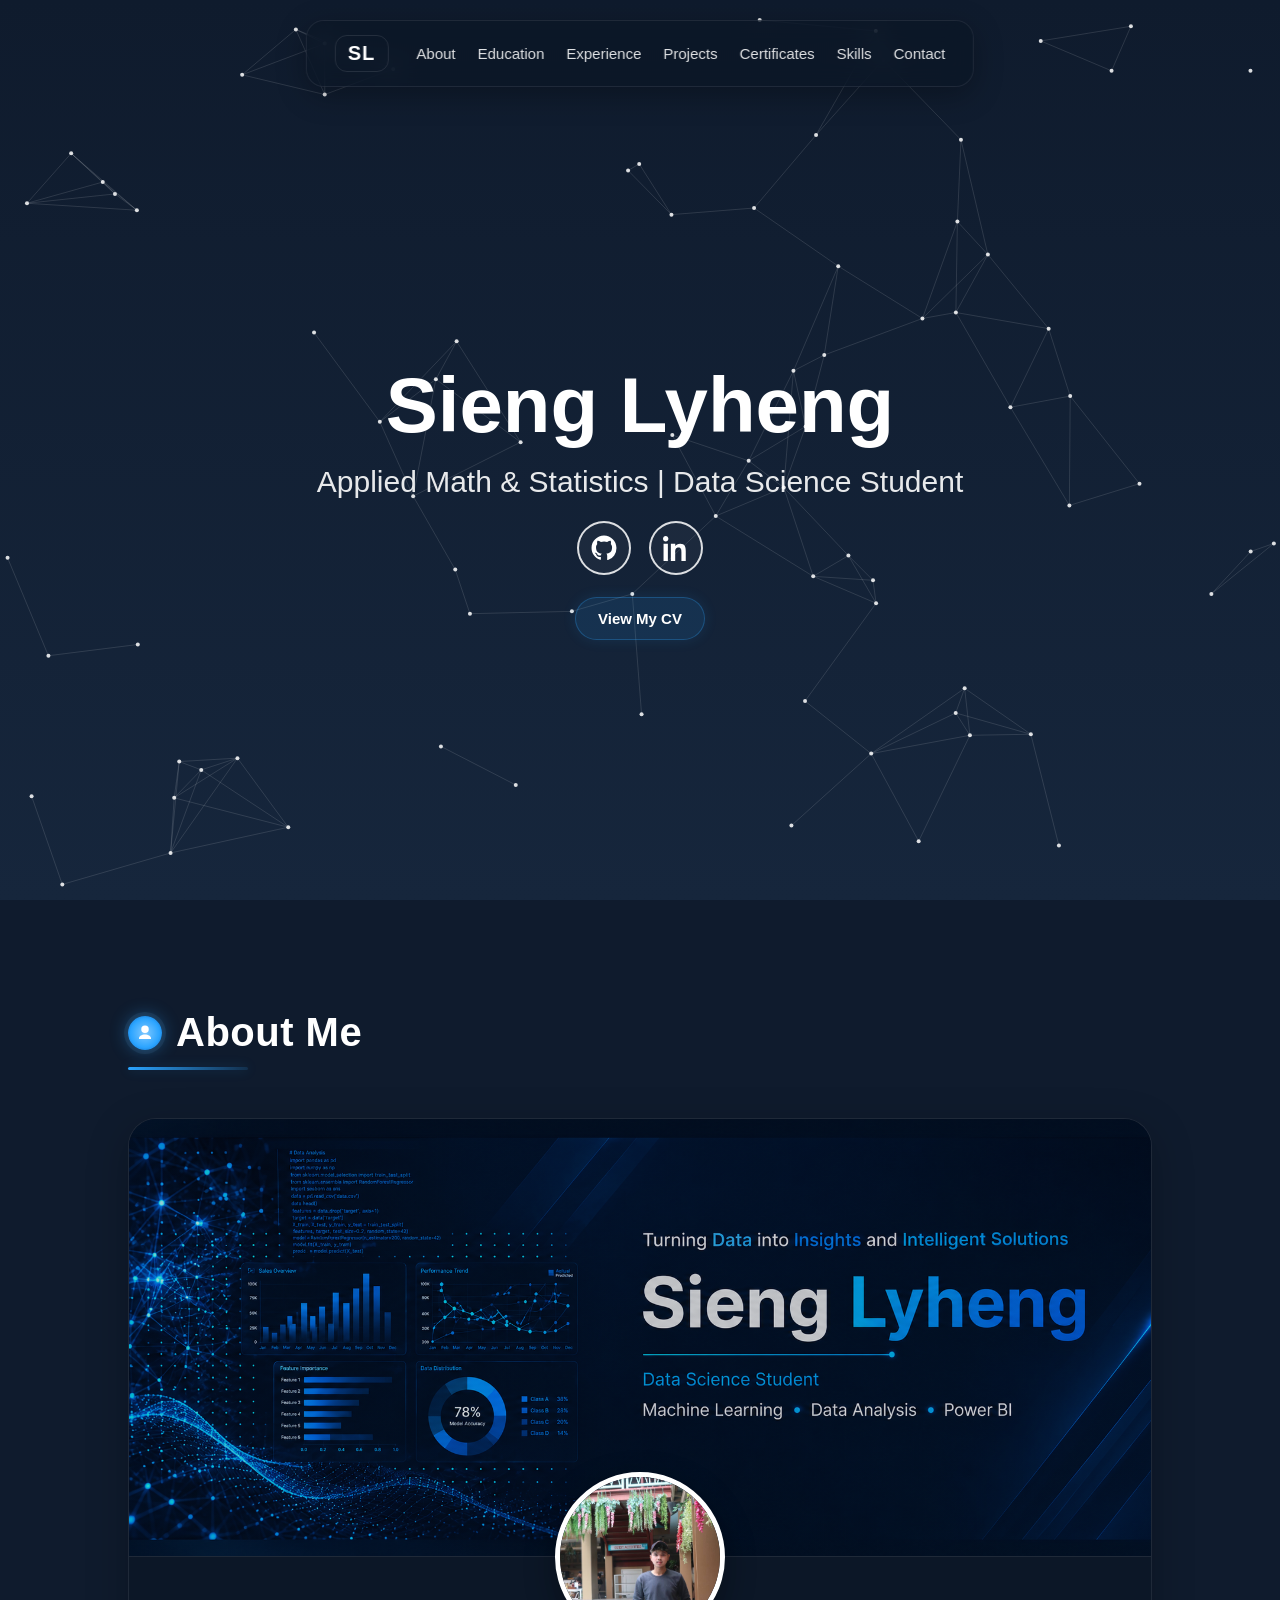
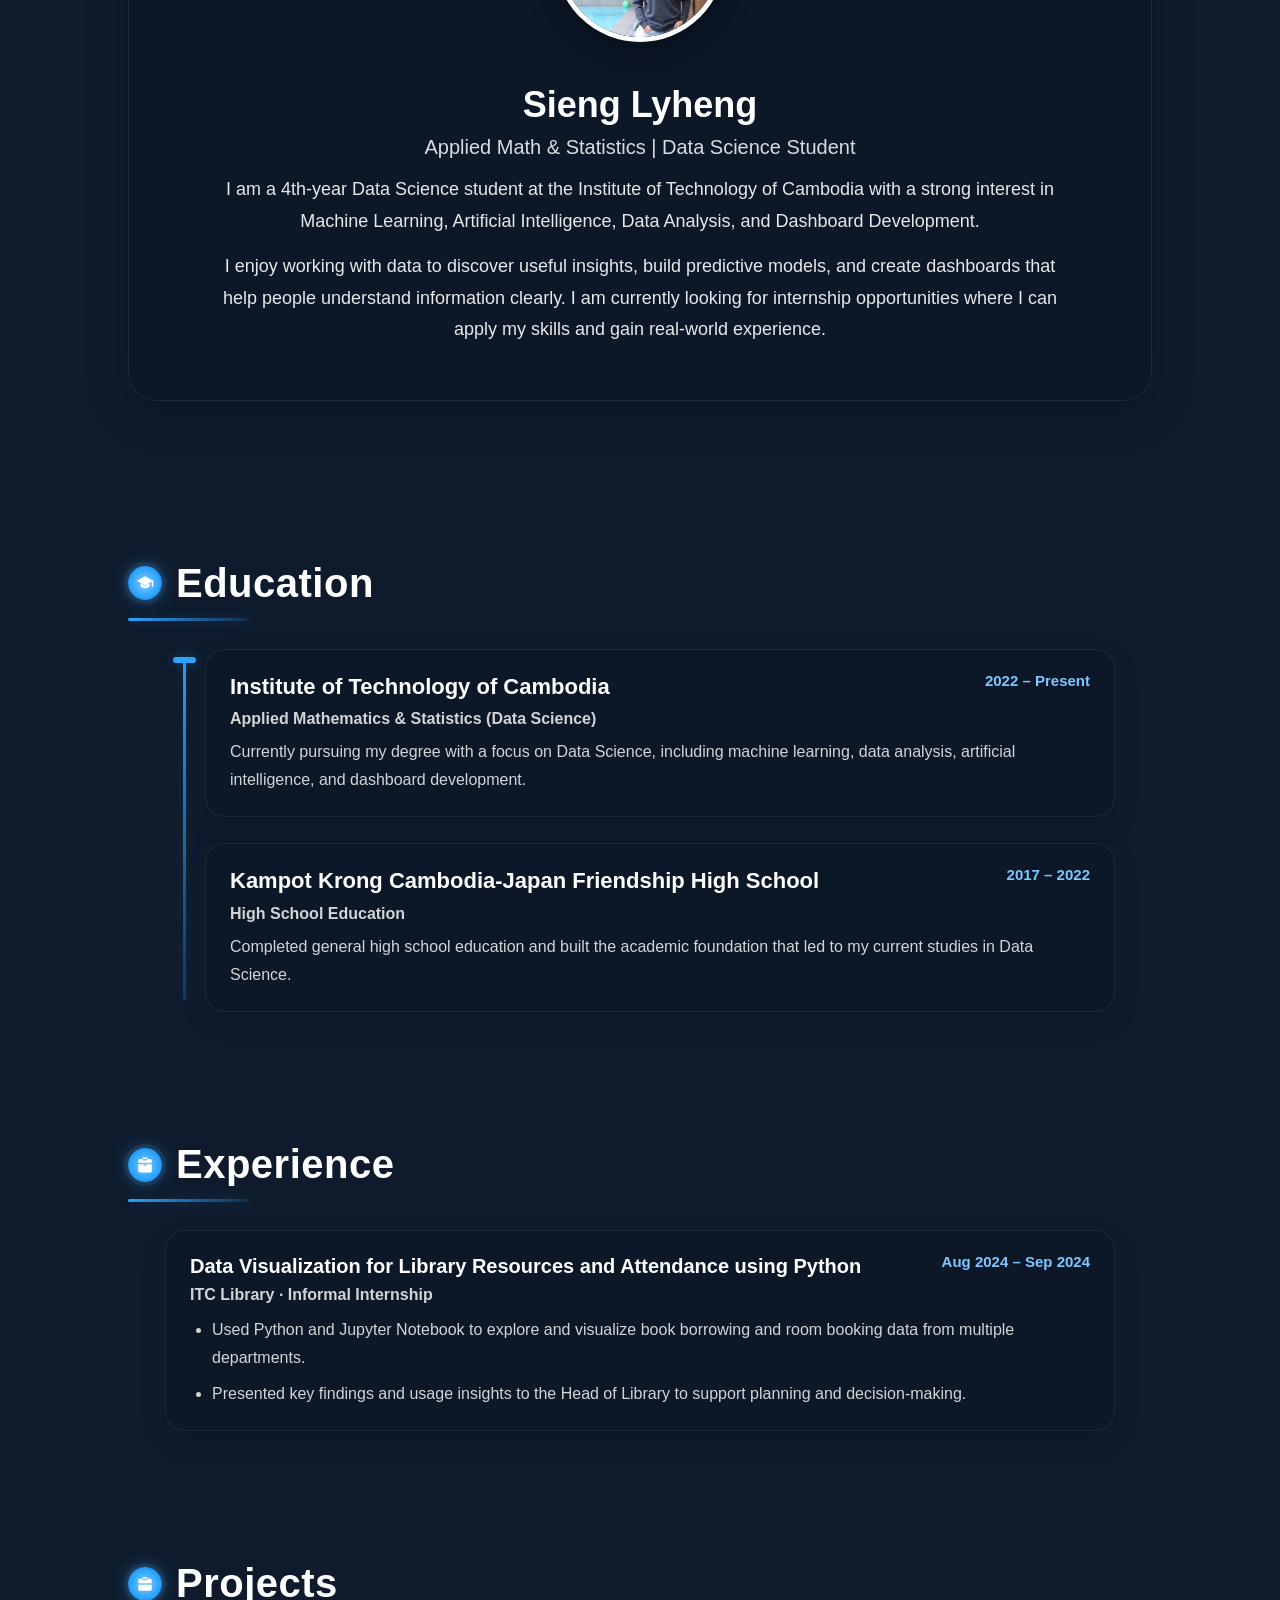
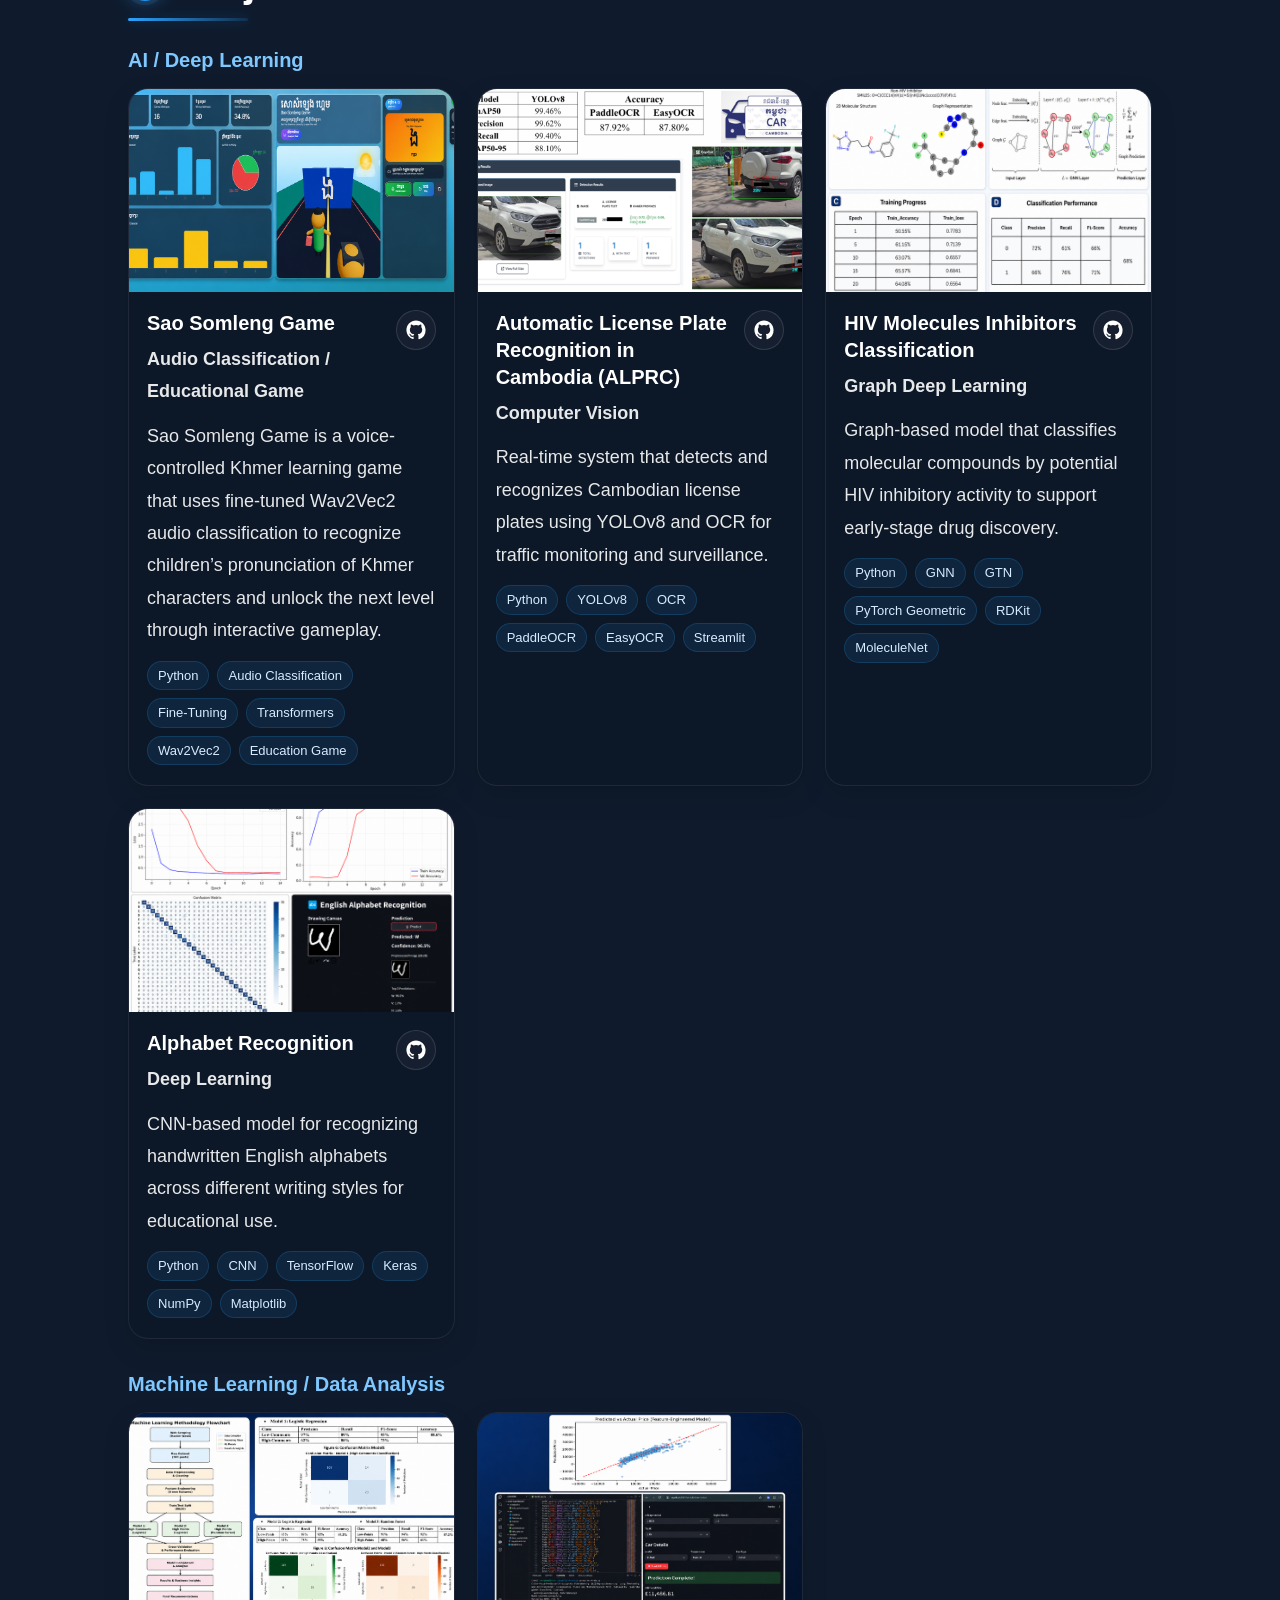
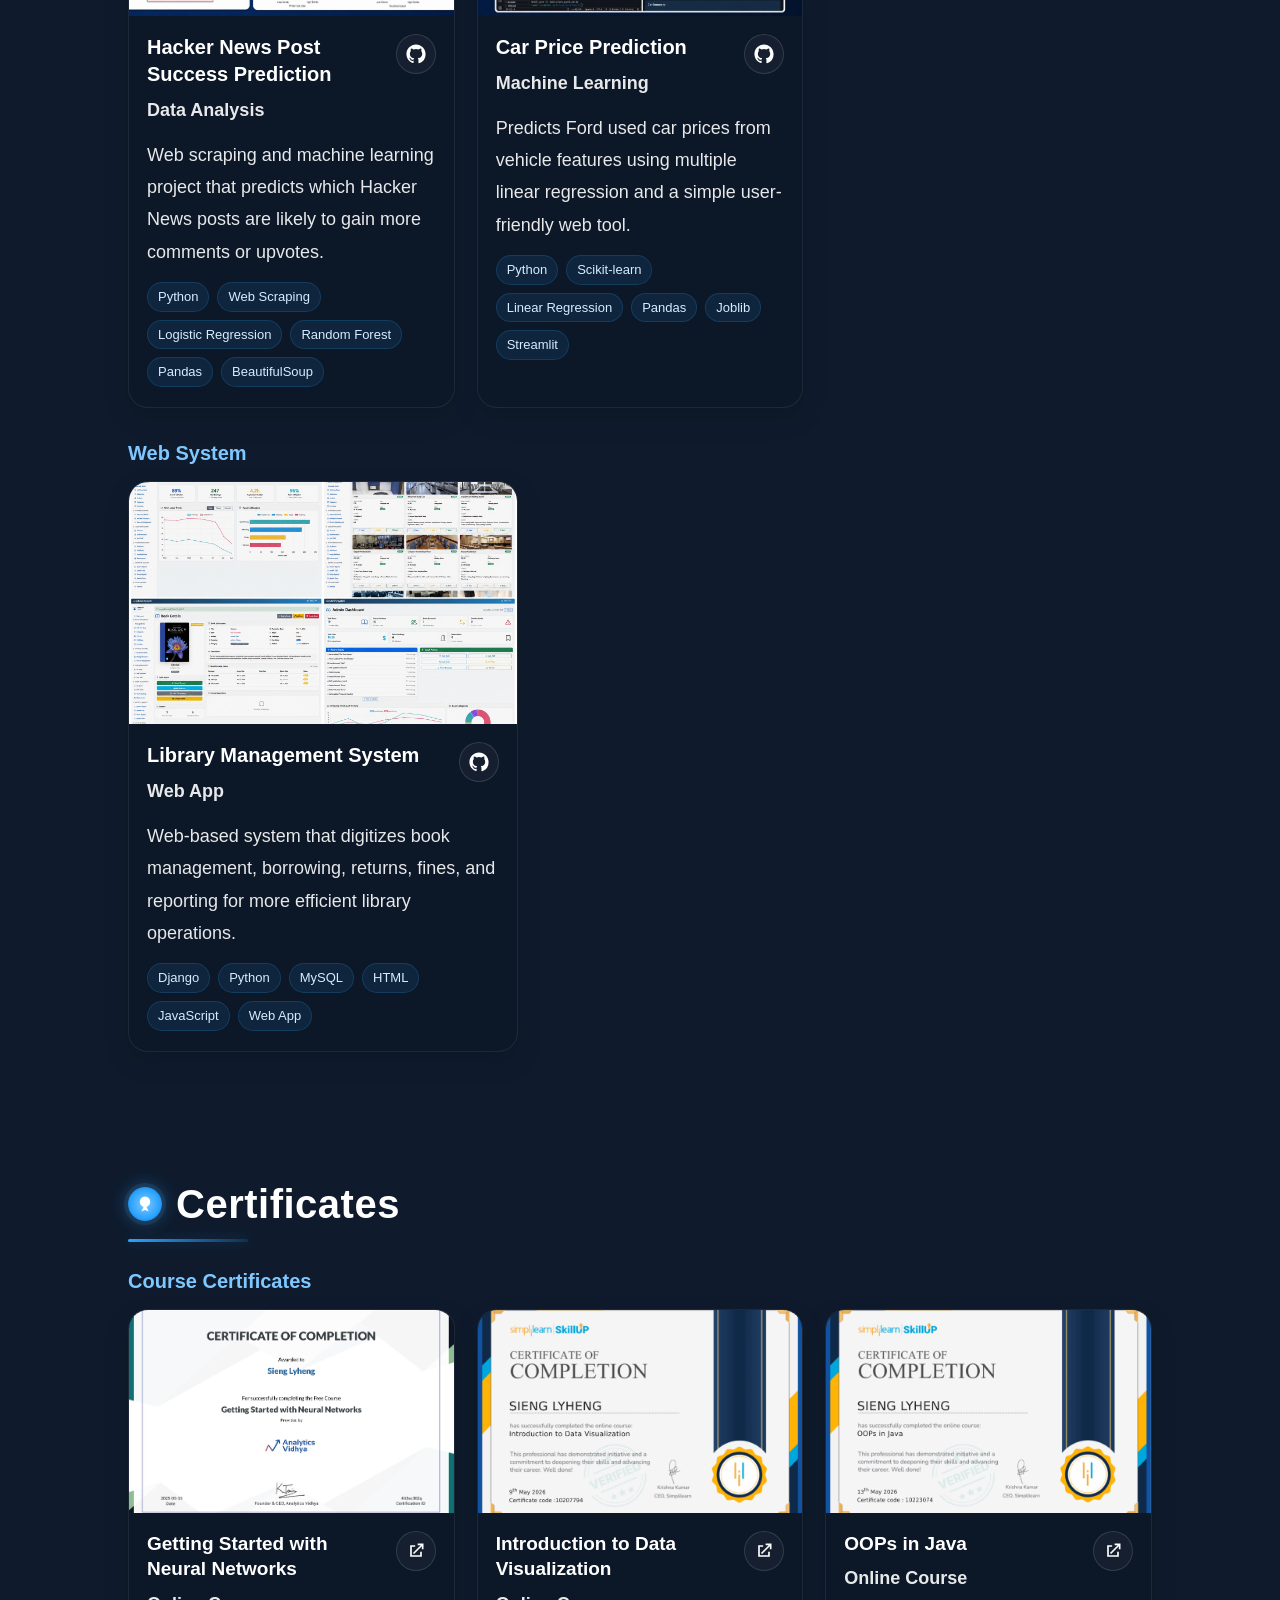
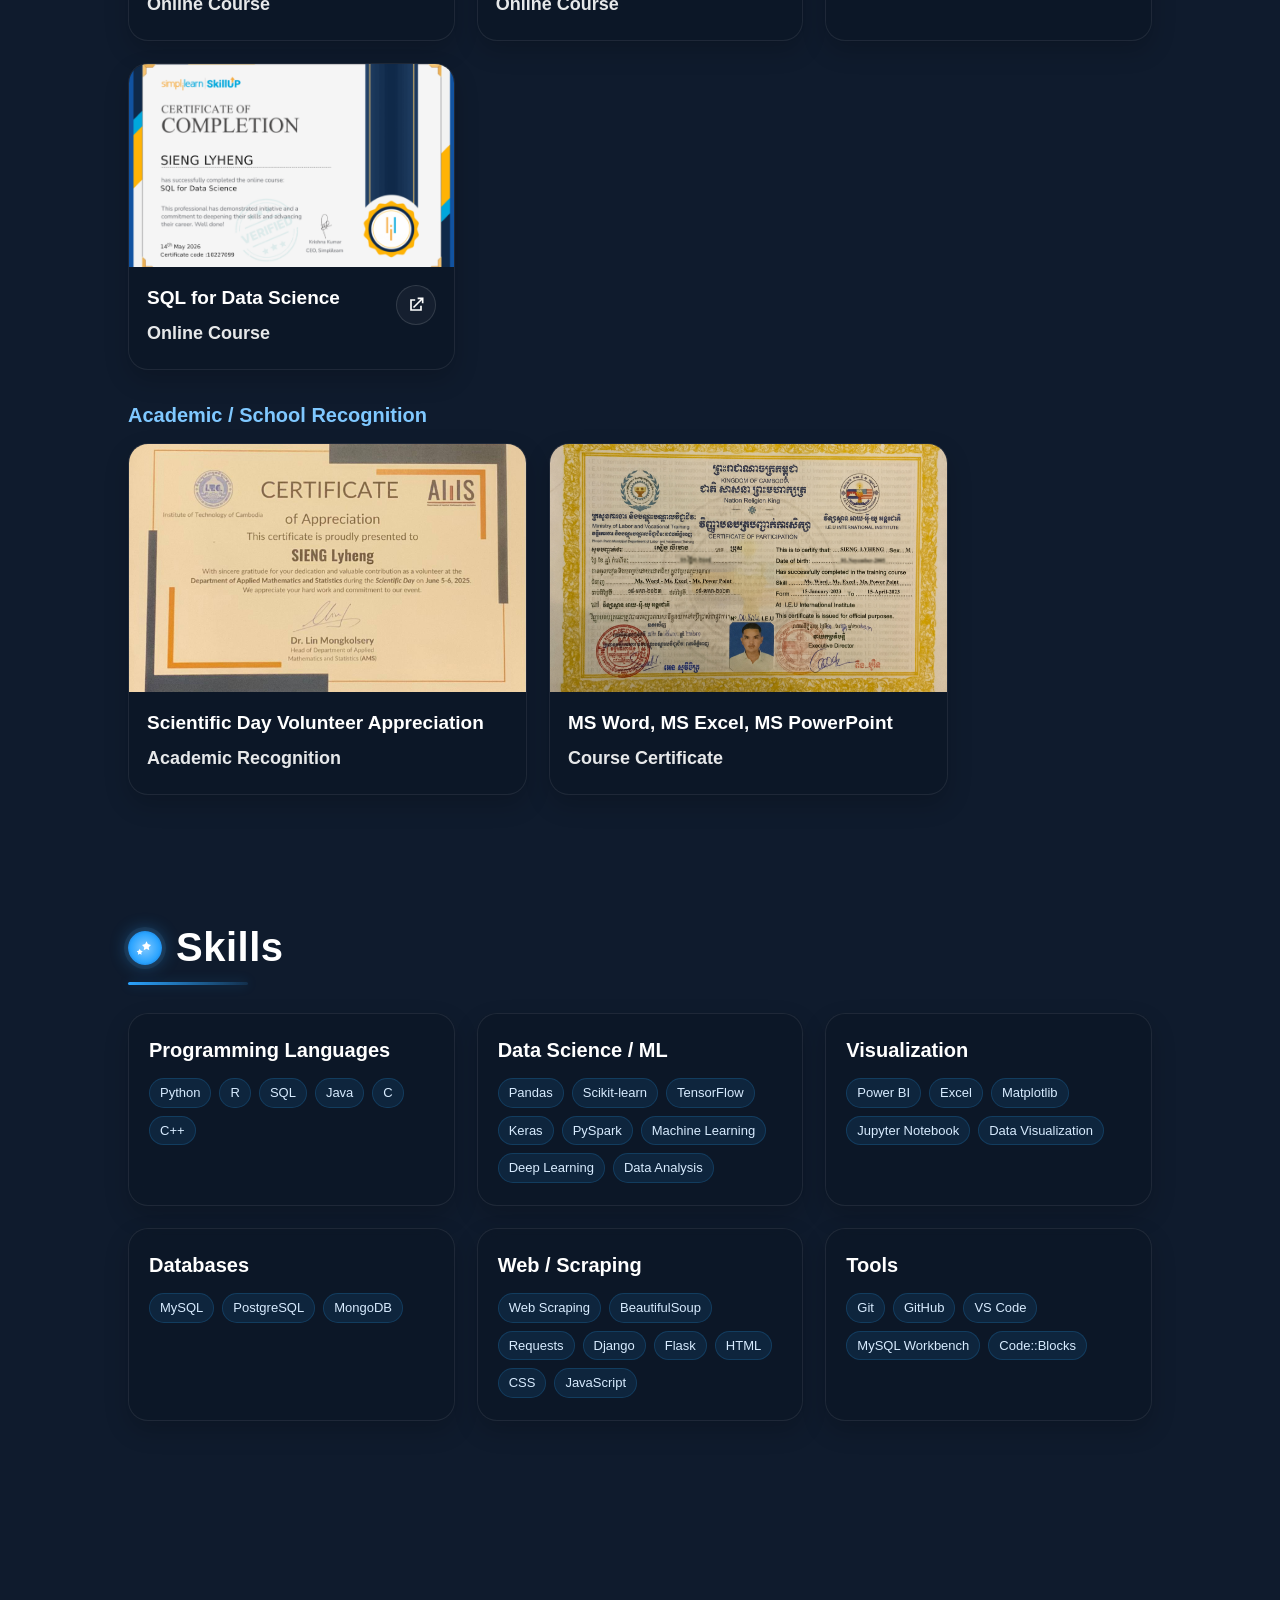
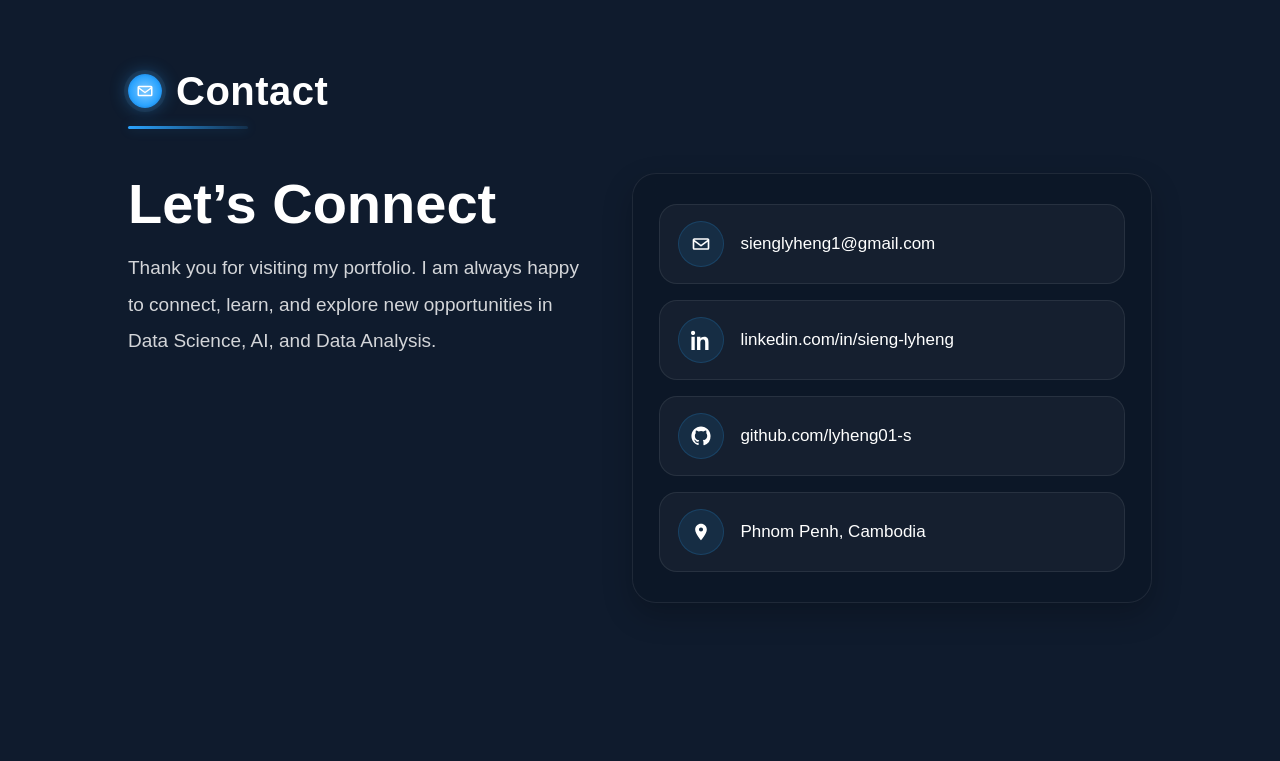
<file: index_zin.html>
<!DOCTYPE html>
<html lang="en">
<head>
  <meta charset="UTF-8" />
  <meta name="viewport" content="width=device-width, initial-scale=1.0" />
  <title>Sieng Lyheng Portfolio</title>
  <link rel="stylesheet" href="css/style.css" />
</head>
<body>
  <canvas id="particles-canvas"></canvas>

  <!-- ===== Navbar ===== -->
  <nav class="navbar">
    <div class="nav-container">
      <a href="#home" class="logo">SL</a>

      <div class="menu-toggle" id="menu-toggle">
        <span></span>
        <span></span>
        <span></span>
      </div>

      <ul class="nav-links" id="nav-links">
        <li><a href="#about" class="nav-link">About</a></li>
        <li><a href="#education" class="nav-link">Education</a></li>
        <li><a href="#experience" class="nav-link">Experience</a></li>
        <li><a href="#projects" class="nav-link">Projects</a></li>
        <li><a href="#certificates" class="nav-link">Certificates</a></li>
        <li><a href="#skills" class="nav-link">Skills</a></li>
        <li><a href="#contact" class="nav-link">Contact</a></li>
      </ul>
    </div>
  </nav>


  <!-- ===== Hero ===== -->
  <header class="hero" id="home">
    <h1>Sieng Lyheng</h1>
    <p>Applied Math & Statistics | Data Science Student</p>

    <div class="hero-socials">
      <a href="https://github.com/lyheng01-s" target="_blank" aria-label="GitHub">
        <svg viewBox="0 0 24 24" fill="currentColor">
          <path d="M12 .5C5.65.5.5 5.65.5 12c0 5.08 3.29 9.39 7.86 10.91.57.11.78-.25.78-.56 0-.27-.01-1.17-.02-2.12-3.2.69-3.88-1.36-3.88-1.36-.52-1.33-1.28-1.68-1.28-1.68-1.05-.72.08-.7.08-.7 1.16.08 1.77 1.2 1.77 1.2 1.03 1.76 2.69 1.25 3.35.96.1-.75.4-1.25.73-1.54-2.55-.29-5.24-1.28-5.24-5.68 0-1.25.45-2.27 1.19-3.07-.12-.29-.52-1.46.11-3.05 0 0 .97-.31 3.19 1.17a11.1 11.1 0 0 1 5.81 0c2.22-1.48 3.19-1.17 3.19-1.17.63 1.59.23 2.76.11 3.05.74.8 1.19 1.82 1.19 3.07 0 4.41-2.7 5.39-5.27 5.67.41.36.78 1.08.78 2.19 0 1.58-.01 2.85-.01 3.24 0 .31.2.68.79.56A11.51 11.51 0 0 0 23.5 12C23.5 5.65 18.35.5 12 .5Z"/>
        </svg>
      </a>

      <a href="https://www.linkedin.com/in/sieng-lyheng" target="_blank" aria-label="LinkedIn">
        <svg viewBox="0 0 24 24" fill="currentColor">
          <path d="M4.98 3.5C4.98 4.88 3.86 6 2.48 6S0 4.88 0 3.5 1.12 1 2.48 1s2.5 1.12 2.5 2.5ZM.5 8h4V24h-4V8Zm7 0h3.83v2.18h.06C11.92 8.98 13.67 8 15.84 8 20.33 8 21 10.95 21 14.78V24h-4v-8.07c0-1.92-.03-4.39-2.67-4.39-2.67 0-3.08 2.09-3.08 4.25V24h-4V8Z"/>
        </svg>
      </a>
    </div>
    <a href="assets/files/Sieng_Lyheng_CV.pdf" target="_blank" class="hero-cv-btn">
      View My CV
    </a>
  </header>


  <!-- ===== About ===== -->
  <section id="about" class="section about-section">
    <div class="section-heading">
      <span class="section-icon">
        <svg viewBox="0 0 24 24" fill="currentColor" aria-hidden="true">
          <path d="M12 12a5 5 0 1 0-5-5 5 5 0 0 0 5 5Zm0 2c-4.42 0-8 2.24-8 5v1h16v-1c0-2.76-3.58-5-8-5Z"/>
        </svg>
      </span>
      <h2>About Me</h2>
    </div>

    <div class="section-line"></div>

    <div class="about-card">
      <div class="about-cover"></div>

      <div class="about-profile-wrap">
        <div class="about-profile-shape"></div>
        <img src="assets/images/profile.jpg" alt="Sieng Lyheng" class="about-profile-img" />
      </div>

      <div class="about-intro">
        <h3>Sieng Lyheng</h3>
        <p>Applied Math & Statistics | Data Science Student</p>
      </div>

      <div class="about-content">
        <p>
          I am a 4th-year Data Science student at the Institute of Technology of Cambodia with a strong interest in Machine Learning, Artificial Intelligence, Data Analysis, and Dashboard Development.
        </p>
        <p>
          I enjoy working with data to discover useful insights, build predictive models, and create dashboards that help people understand information clearly. I am currently looking for internship opportunities where I can apply my skills and gain real-world experience.
        </p>
      </div>
    </div>
  </section>


  <!-- ===== Education ===== -->
  <section id="education" class="section compact-section">
    <div class="section-heading">
      <span class="section-icon">
        <svg viewBox="0 0 24 24" fill="currentColor" aria-hidden="true">
          <path d="M12 3 1 9l11 6 9-4.91V17h2V9L12 3Zm-6 9.23V16c0 1.66 2.69 3 6 3s6-1.34 6-3v-3.77l-6 3.27-6-3.27Z"/>
        </svg>
      </span>
      <h2>Education</h2>
    </div>

    <div class="section-line"></div>

    <div class="education-timeline">
      <div class="education-item">
        <div class="education-dot"></div>
        <div class="education-card">
          <div class="education-top">
            <h3>Institute of Technology of Cambodia</h3>
            <span>2022 – Present</span>
          </div>
          <h4>Applied Mathematics & Statistics (Data Science)</h4>
          <p>
            Currently pursuing my degree with a focus on Data Science, including machine learning,
            data analysis, artificial intelligence, and dashboard development.
          </p>
        </div>
      </div>

      <div class="education-item">
        <div class="education-dot"></div>
        <div class="education-card">
          <div class="education-top">
            <h3>Kampot Krong Cambodia-Japan Friendship High School</h3>
            <span>2017 – 2022</span>
          </div>
          <h4>High School Education</h4>
          <p>
            Completed general high school education and built the academic foundation that led to
            my current studies in Data Science.
          </p>
        </div>
      </div>
    </div>
  </section>


<!-- ===== Experience ===== -->
<section id="experience" class="section compact-section">
  <div class="section-heading">
    <span class="section-icon">
      <svg viewBox="0 0 24 24" fill="currentColor" aria-hidden="true">
        <path d="M9 4V2h6v2h4a2 2 0 0 1 2 2v3H3V6a2 2 0 0 1 2-2h4Zm6 0H9v2h6V4Zm6 7v9a2 2 0 0 1-2 2H5a2 2 0 0 1-2-2v-9h7v2h4v-2h7Z"/>
      </svg>
    </span>
    <h2>Experience</h2>
  </div>

  <div class="section-line"></div>

  <div class="experience-card">
    <div class="experience-top">
      <div>
        <h3>Data Visualization for Library Resources and Attendance using Python</h3>
        <h4>ITC Library · Informal Internship</h4>
      </div>
      <span>Aug 2024 – Sep 2024</span>
    </div>

    <ul class="experience-points">
      <li>Used Python and Jupyter Notebook to explore and visualize book borrowing and room booking data from multiple departments.</li>
      <li>Presented key findings and usage insights to the Head of Library to support planning and decision-making.</li>
    </ul>
  </div>
</section>


  <!-- ===== Projects ===== -->
<section id="projects" class="section compact-section">
  <div class="section-heading">
    <span class="section-icon">
      <svg viewBox="0 0 24 24" fill="currentColor" aria-hidden="true">
        <path d="M9 3h6v2h4a2 2 0 0 1 2 2v4H3V7a2 2 0 0 1 2-2h4V3Zm6 2V5H9v2h6ZM3 13h8v8H5a2 2 0 0 1-2-2v-6Zm10 0h8v6a2 2 0 0 1-2 2h-6v-8Zm-2 0v8h2v-8h-2Z"/>
      </svg>
    </span>
    <h2>Projects</h2>
  </div>

  <div class="section-line"></div>

  <div class="project-group">
    <h3 class="project-group-title">AI / Deep Learning</h3>
    <div class="projects-grid">

    <article class="project-card">
      <img src="assets/images/Sao_Somlen_Game.png" alt="Sao Somleng Game" class="project-image" />
      <div class="project-content">
        <div class="project-header">
          <div>
            <h3>Sao Somleng Game</h3>
            <p class="project-subtitle">Audio Classification / Educational Game</p>
          </div>
          <a href="https://github.com/lyheng01-s/Sao-Somleng-Game.git" target="_blank" class="project-link" aria-label="Sao Somleng Game GitHub">
            <svg viewBox="0 0 24 24" fill="currentColor">
              <path d="M12 .5C5.65.5.5 5.65.5 12c0 5.08 3.29 9.39 7.86 10.91.57.11.78-.25.78-.56 0-.27-.01-1.17-.02-2.12-3.2.69-3.88-1.36-3.88-1.36-.52-1.33-1.28-1.68-1.28-1.68-1.05-.72.08-.7.08-.7 1.16.08 1.77 1.2 1.77 1.2 1.03 1.76 2.69 1.25 3.35.96.1-.75.4-1.25.73-1.54-2.55-.29-5.24-1.28-5.24-5.68 0-1.25.45-2.27 1.19-3.07-.12-.29-.52-1.46.11-3.05 0 0 .97-.31 3.19 1.17a11.1 11.1 0 0 1 5.81 0c2.22-1.48 3.19-1.17 3.19-1.17.63 1.59.23 2.76.11 3.05.74.8 1.19 1.82 1.19 3.07 0 4.41-2.7 5.39-5.27 5.67.41.36.78 1.08.78 2.19 0 1.58-.01 2.85-.01 3.24 0 .31.2.68.79.56A11.51 11.51 0 0 0 23.5 12C23.5 5.65 18.35.5 12 .5Z"/>
            </svg>
          </a>
        </div>
        <p class="project-summary">Sao Somleng Game is a voice-controlled Khmer learning game that uses fine-tuned Wav2Vec2 audio classification to recognize children’s pronunciation of Khmer characters and unlock the next level through interactive gameplay.</p>
        <div class="project-tags">
          <span>Python</span>
          <span>Audio Classification</span>
          <span>Fine-Tuning</span>
          <span>Transformers</span>
          <span>Wav2Vec2</span>
          <span>Education Game</span>
        </div>
      </div>
    </article>

      <article class="project-card">
        <img src="assets/images/automatic-license-plate-recognition-cambodia.png" alt="Automatic License Plate Recognition in Cambodia" class="project-image" />
        <div class="project-content">
          <div class="project-header">
            <div>
              <h3>Automatic License Plate Recognition in Cambodia (ALPRC)</h3>
              <p class="project-subtitle">Computer Vision</p>
            </div>
            <a href="https://github.com/lyheng01-s/automatic-license-plate-recognition-cambodia" target="_blank" class="project-link" aria-label="ALPRC GitHub">
              <svg viewBox="0 0 24 24" fill="currentColor">
                <path d="M12 .5C5.65.5.5 5.65.5 12c0 5.08 3.29 9.39 7.86 10.91.57.11.78-.25.78-.56 0-.27-.01-1.17-.02-2.12-3.2.69-3.88-1.36-3.88-1.36-.52-1.33-1.28-1.68-1.28-1.68-1.05-.72.08-.7.08-.7 1.16.08 1.77 1.2 1.77 1.2 1.03 1.76 2.69 1.25 3.35.96.1-.75.4-1.25.73-1.54-2.55-.29-5.24-1.28-5.24-5.68 0-1.25.45-2.27 1.19-3.07-.12-.29-.52-1.46.11-3.05 0 0 .97-.31 3.19 1.17a11.1 11.1 0 0 1 5.81 0c2.22-1.48 3.19-1.17 3.19-1.17.63 1.59.23 2.76.11 3.05.74.8 1.19 1.82 1.19 3.07 0 4.41-2.7 5.39-5.27 5.67.41.36.78 1.08.78 2.19 0 1.58-.01 2.85-.01 3.24 0 .31.2.68.79.56A11.51 11.51 0 0 0 23.5 12C23.5 5.65 18.35.5 12 .5Z"/>
              </svg>
            </a>
          </div>
          <p class="project-summary">Real-time system that detects and recognizes Cambodian license plates using YOLOv8 and OCR for traffic monitoring and surveillance.</p>
          <div class="project-tags">
            <span>Python</span>
            <span>YOLOv8</span>
            <span>OCR</span>
            <span>PaddleOCR</span>
            <span>EasyOCR</span>
            <span>Streamlit</span>
          </div>
        </div>
      </article>

      <article class="project-card">
        <img src="assets/images/hiv-molecules-inhibitors-classification.png" alt="HIV Molecules Inhibitors Classification" class="project-image" />
        <div class="project-content">
          <div class="project-header">
            <div>
              <h3>HIV Molecules Inhibitors Classification</h3>
              <p class="project-subtitle">Graph Deep Learning</p>
            </div>
            <a href="https://github.com/lyheng01-s/hiv-molecules-inhibitors-classification" target="_blank" class="project-link" aria-label="HIV project GitHub">
              <svg viewBox="0 0 24 24" fill="currentColor">
                <path d="M12 .5C5.65.5.5 5.65.5 12c0 5.08 3.29 9.39 7.86 10.91.57.11.78-.25.78-.56 0-.27-.01-1.17-.02-2.12-3.2.69-3.88-1.36-3.88-1.36-.52-1.33-1.28-1.68-1.28-1.68-1.05-.72.08-.7.08-.7 1.16.08 1.77 1.2 1.77 1.2 1.03 1.76 2.69 1.25 3.35.96.1-.75.4-1.25.73-1.54-2.55-.29-5.24-1.28-5.24-5.68 0-1.25.45-2.27 1.19-3.07-.12-.29-.52-1.46.11-3.05 0 0 .97-.31 3.19 1.17a11.1 11.1 0 0 1 5.81 0c2.22-1.48 3.19-1.17 3.19-1.17.63 1.59.23 2.76.11 3.05.74.8 1.19 1.82 1.19 3.07 0 4.41-2.7 5.39-5.27 5.67.41.36.78 1.08.78 2.19 0 1.58-.01 2.85-.01 3.24 0 .31.2.68.79.56A11.51 11.51 0 0 0 23.5 12C23.5 5.65 18.35.5 12 .5Z"/>
              </svg>
            </a>
          </div>
          <p class="project-summary">Graph-based model that classifies molecular compounds by potential HIV inhibitory activity to support early-stage drug discovery.</p>
          <div class="project-tags">
            <span>Python</span>
            <span>GNN</span>
            <span>GTN</span>
            <span>PyTorch Geometric</span>
            <span>RDKit</span>
            <span>MoleculeNet</span>
          </div>
        </div>
      </article>

      <article class="project-card">
        <img src="assets/images/alphabet-recognition.png" alt="Alphabet Recognition" class="project-image" />
        <div class="project-content">
          <div class="project-header">
            <div>
              <h3>Alphabet Recognition</h3>
              <p class="project-subtitle">Deep Learning</p>
            </div>
            <a href="https://github.com/lyheng01-s/alphabet-recognition" target="_blank" class="project-link" aria-label="Alphabet Recognition GitHub">
              <svg viewBox="0 0 24 24" fill="currentColor">
                <path d="M12 .5C5.65.5.5 5.65.5 12c0 5.08 3.29 9.39 7.86 10.91.57.11.78-.25.78-.56 0-.27-.01-1.17-.02-2.12-3.2.69-3.88-1.36-3.88-1.36-.52-1.33-1.28-1.68-1.28-1.68-1.05-.72.08-.7.08-.7 1.16.08 1.77 1.2 1.77 1.2 1.03 1.76 2.69 1.25 3.35.96.1-.75.4-1.25.73-1.54-2.55-.29-5.24-1.28-5.24-5.68 0-1.25.45-2.27 1.19-3.07-.12-.29-.52-1.46.11-3.05 0 0 .97-.31 3.19 1.17a11.1 11.1 0 0 1 5.81 0c2.22-1.48 3.19-1.17 3.19-1.17.63 1.59.23 2.76.11 3.05.74.8 1.19 1.82 1.19 3.07 0 4.41-2.7 5.39-5.27 5.67.41.36.78 1.08.78 2.19 0 1.58-.01 2.85-.01 3.24 0 .31.2.68.79.56A11.51 11.51 0 0 0 23.5 12C23.5 5.65 18.35.5 12 .5Z"/>
              </svg>
            </a>
          </div>
          <p class="project-summary">CNN-based model for recognizing handwritten English alphabets across different writing styles for educational use.</p>
          <div class="project-tags">
            <span>Python</span>
            <span>CNN</span>
            <span>TensorFlow</span>
            <span>Keras</span>
            <span>NumPy</span>
            <span>Matplotlib</span>
          </div>
        </div>
      </article>
    </div>
  </div>

  <div class="project-group">
    <h3 class="project-group-title">Machine Learning / Data Analysis</h3>
    <div class="projects-grid">
      <article class="project-card">
        <img src="assets/images/hacker-news-post-success-prediction.png" alt="Hacker News Post Success Prediction" class="project-image" />
        <div class="project-content">
          <div class="project-header">
            <div>
              <h3>Hacker News Post Success Prediction</h3>
              <p class="project-subtitle">Data Analysis</p>
            </div>
            <a href="https://github.com/lyheng01-s/hacker-news-post-success-prediction" target="_blank" class="project-link" aria-label="Hacker News project GitHub">
              <svg viewBox="0 0 24 24" fill="currentColor">
                <path d="M12 .5C5.65.5.5 5.65.5 12c0 5.08 3.29 9.39 7.86 10.91.57.11.78-.25.78-.56 0-.27-.01-1.17-.02-2.12-3.2.69-3.88-1.36-3.88-1.36-.52-1.33-1.28-1.68-1.28-1.68-1.05-.72.08-.7.08-.7 1.16.08 1.77 1.2 1.77 1.2 1.03 1.76 2.69 1.25 3.35.96.1-.75.4-1.25.73-1.54-2.55-.29-5.24-1.28-5.24-5.68 0-1.25.45-2.27 1.19-3.07-.12-.29-.52-1.46.11-3.05 0 0 .97-.31 3.19 1.17a11.1 11.1 0 0 1 5.81 0c2.22-1.48 3.19-1.17 3.19-1.17.63 1.59.23 2.76.11 3.05.74.8 1.19 1.82 1.19 3.07 0 4.41-2.7 5.39-5.27 5.67.41.36.78 1.08.78 2.19 0 1.58-.01 2.85-.01 3.24 0 .31.2.68.79.56A11.51 11.51 0 0 0 23.5 12C23.5 5.65 18.35.5 12 .5Z"/>
              </svg>
            </a>
          </div>
          <p class="project-summary">Web scraping and machine learning project that predicts which Hacker News posts are likely to gain more comments or upvotes.</p>
          <div class="project-tags">
            <span>Python</span>
            <span>Web Scraping</span>
            <span>Logistic Regression</span>
            <span>Random Forest</span>
            <span>Pandas</span>
            <span>BeautifulSoup</span>
          </div>
        </div>
      </article>

      <article class="project-card">
        <img src="assets/images/car-price-prediction.png" alt="Car Price Prediction" class="project-image" />
        <div class="project-content">
          <div class="project-header">
            <div>
              <h3>Car Price Prediction</h3>
              <p class="project-subtitle">Machine Learning</p>
            </div>
            <a href="https://github.com/lyheng01-s/car-price-prediction" target="_blank" class="project-link" aria-label="Car Price Prediction GitHub">
              <svg viewBox="0 0 24 24" fill="currentColor">
                <path d="M12 .5C5.65.5.5 5.65.5 12c0 5.08 3.29 9.39 7.86 10.91.57.11.78-.25.78-.56 0-.27-.01-1.17-.02-2.12-3.2.69-3.88-1.36-3.88-1.36-.52-1.33-1.28-1.68-1.28-1.68-1.05-.72.08-.7.08-.7 1.16.08 1.77 1.2 1.77 1.2 1.03 1.76 2.69 1.25 3.35.96.1-.75.4-1.25.73-1.54-2.55-.29-5.24-1.28-5.24-5.68 0-1.25.45-2.27 1.19-3.07-.12-.29-.52-1.46.11-3.05 0 0 .97-.31 3.19 1.17a11.1 11.1 0 0 1 5.81 0c2.22-1.48 3.19-1.17 3.19-1.17.63 1.59.23 2.76.11 3.05.74.8 1.19 1.82 1.19 3.07 0 4.41-2.7 5.39-5.27 5.67.41.36.78 1.08.78 2.19 0 1.58-.01 2.85-.01 3.24 0 .31.2.68.79.56A11.51 11.51 0 0 0 23.5 12C23.5 5.65 18.35.5 12 .5Z"/>
              </svg>
            </a>
          </div>
          <p class="project-summary">Predicts Ford used car prices from vehicle features using multiple linear regression and a simple user-friendly web tool.</p>
          <div class="project-tags">
            <span>Python</span>
            <span>Scikit-learn</span>
            <span>Linear Regression</span>
            <span>Pandas</span>
            <span>Joblib</span>
            <span>Streamlit</span>
          </div>
        </div>
      </article>
    </div>
  </div>

  <div class="project-group">
    <h3 class="project-group-title">Web System</h3>
    <div class="projects-grid projects-grid-single">
      <article class="project-card">
        <img src="assets/images/library-management-system.png" alt="Library Management System" class="project-image" />
        <div class="project-content">
          <div class="project-header">
            <div>
              <h3>Library Management System</h3>
              <p class="project-subtitle">Web App</p>
            </div>
            <a href="https://github.com/lyheng01-s/library-management-system" target="_blank" class="project-link" aria-label="Library Management System GitHub">
              <svg viewBox="0 0 24 24" fill="currentColor">
                <path d="M12 .5C5.65.5.5 5.65.5 12c0 5.08 3.29 9.39 7.86 10.91.57.11.78-.25.78-.56 0-.27-.01-1.17-.02-2.12-3.2.69-3.88-1.36-3.88-1.36-.52-1.33-1.28-1.68-1.28-1.68-1.05-.72.08-.7.08-.7 1.16.08 1.77 1.2 1.77 1.2 1.03 1.76 2.69 1.25 3.35.96.1-.75.4-1.25.73-1.54-2.55-.29-5.24-1.28-5.24-5.68 0-1.25.45-2.27 1.19-3.07-.12-.29-.52-1.46.11-3.05 0 0 .97-.31 3.19 1.17a11.1 11.1 0 0 1 5.81 0c2.22-1.48 3.19-1.17 3.19-1.17.63 1.59.23 2.76.11 3.05.74.8 1.19 1.82 1.19 3.07 0 4.41-2.7 5.39-5.27 5.67.41.36.78 1.08.78 2.19 0 1.58-.01 2.85-.01 3.24 0 .31.2.68.79.56A11.51 11.51 0 0 0 23.5 12C23.5 5.65 18.35.5 12 .5Z"/>
              </svg>
            </a>
          </div>
          <p class="project-summary">Web-based system that digitizes book management, borrowing, returns, fines, and reporting for more efficient library operations.</p>
          <div class="project-tags">
            <span>Django</span>
            <span>Python</span>
            <span>MySQL</span>
            <span>HTML</span>
            <span>JavaScript</span>
            <span>Web App</span>
          </div>
        </div>
      </article>
    </div>
  </div>
</section>



  <!-- ===== Certificates ===== -->
<section id="certificates" class="section compact-section">
  <div class="section-heading">
    <span class="section-icon">
      <svg viewBox="0 0 24 24" fill="currentColor" aria-hidden="true">
        <path d="M12 2a7 7 0 1 1 0 14 7 7 0 0 1 0-14Zm-2 14h4l3 6-5-2-5 2 3-6Z"/>
      </svg>
    </span>
    <h2>Certificates</h2>
  </div>

  <div class="section-line"></div>

  <div class="certificate-group">
    <h3 class="certificate-group-title">Course Certificates</h3>
    <div class="certificates-grid">
      <article class="certificate-card">
        <button class="certificate-preview-btn" type="button" onclick="window.open('assets/images/Cert_Getting Started with Neural Networks.png', '_blank')">
          <img src="assets/images/Cert_Getting Started with Neural Networks.png" alt="Getting Started with Neural Networks certificate" class="certificate-image" />
        </button>
        <div class="certificate-content">
          <div class="certificate-header">
            <div>
              <h3>Getting Started with Neural Networks</h3>
              <p class="certificate-type">Online Course</p>
            </div>
            <a href="https://courses.analyticsvidhya.com/certificates/4lt3ec302q" target="_blank" class="certificate-link" aria-label="View certificate website">
              <svg viewBox="0 0 24 24" fill="currentColor">
                <path d="M14 3h7v7h-2V6.41l-9.29 9.3-1.42-1.42 9.3-9.29H14V3ZM5 5h6v2H7v10h10v-4h2v6H5V5Z"/>
              </svg>
            </a>
          </div>
        </div>
      </article>

      <article class="certificate-card">
        <button class="certificate-preview-btn" type="button" onclick="window.open('assets/images/Cert_Introduction to Data Visualization.png', '_blank')">
          <img src="assets/images/Cert_Introduction to Data Visualization.png" alt="Introduction to Data Visualization certificate" class="certificate-image" />
        </button>
        <div class="certificate-content">
          <div class="certificate-header">
            <div>
              <h3>Introduction to Data Visualization</h3>
              <p class="certificate-type">Online Course</p>
            </div>
            <a href="https://simpli-web.app.link/e/NonqzO4Fb3b" target="_blank" class="certificate-link" aria-label="View certificate website">
              <svg viewBox="0 0 24 24" fill="currentColor">
                <path d="M14 3h7v7h-2V6.41l-9.29 9.3-1.42-1.42 9.3-9.29H14V3ZM5 5h6v2H7v10h10v-4h2v6H5V5Z"/>
              </svg>
            </a>
          </div>
        </div>
      </article>

      <article class="certificate-card">
        <button class="certificate-preview-btn" type="button" onclick="window.open('assets/images/Cert_OOPs in Java.png', '_blank')">
          <img src="assets/images/Cert_OOPs in Java.png" alt="OOPs in Java certificate" class="certificate-image" />
        </button>
        <div class="certificate-content">
          <div class="certificate-header">
            <div>
              <h3>OOPs in Java</h3>
              <p class="certificate-type">Online Course</p>
            </div>
            <a href="https://simpli-web.app.link/e/XrfcljbY62b" target="_blank" class="certificate-link" aria-label="View certificate website">
              <svg viewBox="0 0 24 24" fill="currentColor">
                <path d="M14 3h7v7h-2V6.41l-9.29 9.3-1.42-1.42 9.3-9.29H14V3ZM5 5h6v2H7v10h10v-4h2v6H5V5Z"/>
              </svg>
            </a>
          </div>
        </div>
      </article>

      <article class="certificate-card">
        <button class="certificate-preview-btn" type="button" onclick="window.open('assets/images/SQL for Data Science.png', '_blank')">
          <img src="assets/images/SQL for Data Science.png" alt="SQL for Data Science certificate" class="certificate-image" />
        </button>
        <div class="certificate-content">
          <div class="certificate-header">
            <div>
              <h3>SQL for Data Science</h3>
              <p class="certificate-type">Online Course</p>
            </div>
            <a href="https://simpli-web.app.link/e/JzilsBTFb3b" target="_blank" class="certificate-link" aria-label="View certificate website">
              <svg viewBox="0 0 24 24" fill="currentColor">
                <path d="M14 3h7v7h-2V6.41l-9.29 9.3-1.42-1.42 9.3-9.29H14V3ZM5 5h6v2H7v10h10v-4h2v6H5V5Z"/>
              </svg>
            </a>
          </div>
        </div>
      </article>
    </div>
  </div>


    <div class="certificate-group">
      <h3 class="certificate-group-title">Academic / School Recognition</h3>
      <div class="certificates-grid certificates-grid-academic">
        <article class="certificate-card">
          <button class="certificate-preview-btn" type="button" onclick="window.open('assets/images/Cert_ScientificDay.jpg', '_blank')">
            <img src="assets/images/Cert_ScientificDay.jpg" alt="Scientific Day volunteer appreciation certificate" class="certificate-image" />
          </button>
          <div class="certificate-content">
            <div class="certificate-header">
              <div>
                <h3>Scientific Day Volunteer Appreciation</h3>
                <p class="certificate-type">Academic Recognition</p>
              </div>
            </div>
          </div>
        </article>

        <article class="certificate-card">
          <button class="certificate-preview-btn" type="button" onclick="window.open('assets/images/Cert_Ms.png', '_blank')">
            <img src="assets/images/Cert_Ms.png" alt="MS Word Excel PowerPoint certificate" class="certificate-image" />
          </button>
          <div class="certificate-content">
            <div class="certificate-header">
              <div>
                <h3>MS Word, MS Excel, MS PowerPoint</h3>
                <p class="certificate-type">Course Certificate</p>
              </div>
            </div>
          </div>
        </article>
      </div>
    </div>
  </div>
</section>

<section id="skills" class="section compact-section">
  <div class="section-heading">
    <span class="section-icon">
      <svg viewBox="0 0 24 24" fill="currentColor" aria-hidden="true">
        <path d="m14 3 1.8 3.65L20 8l-3 2.93.71 4.07L14 13.1 10.29 15l.71-4.07L8 8l4.2-1.35L14 3ZM5 13l1.2 2.43L9 16.3l-2 1.95.47 2.75L5 19.7 2.53 21l.47-2.75L1 16.3l2.8-.87L5 13Z"/>
      </svg>
    </span>
    <h2>Skills</h2>
  </div>

  <div class="section-line"></div>

  <div class="skills-grid">
    <article class="skill-card">
      <h3>Programming Languages</h3>
      <div class="skill-tags">
        <span>Python</span>
        <span>R</span>
        <span>SQL</span>
        <span>Java</span>
        <span>C</span>
        <span>C++</span>
      </div>
    </article>

    <article class="skill-card">
      <h3>Data Science / ML</h3>
      <div class="skill-tags">
        <span>Pandas</span>
        <span>Scikit-learn</span>
        <span>TensorFlow</span>
        <span>Keras</span>
        <span>PySpark</span>
        <span>Machine Learning</span>
        <span>Deep Learning</span>
        <span>Data Analysis</span>
      </div>
    </article>

    <article class="skill-card">
      <h3>Visualization</h3>
      <div class="skill-tags">
        <span>Power BI</span>
        <span>Excel</span>
        <span>Matplotlib</span>
        <span>Jupyter Notebook</span>
        <span>Data Visualization</span>
      </div>
    </article>

    <article class="skill-card">
      <h3>Databases</h3>
      <div class="skill-tags">
        <span>MySQL</span>
        <span>PostgreSQL</span>
        <span>MongoDB</span>
      </div>
    </article>

    <article class="skill-card">
      <h3>Web / Scraping</h3>
      <div class="skill-tags">
        <span>Web Scraping</span>
        <span>BeautifulSoup</span>
        <span>Requests</span>
        <span>Django</span>
        <span>Flask</span>
        <span>HTML</span>
        <span>CSS</span>
        <span>JavaScript</span>
      </div>
    </article>

    <article class="skill-card">
      <h3>Tools</h3>
      <div class="skill-tags">
        <span>Git</span>
        <span>GitHub</span>
        <span>VS Code</span>
        <span>MySQL Workbench</span>
        <span>Code::Blocks</span>
      </div>
    </article>
  </div>
</section>


  <!-- ===== Contact ===== -->
  <section id="contact" class="section compact-section contact-section">
  <div class="section-heading">
    <span class="section-icon">
      <svg viewBox="0 0 24 24" fill="currentColor" aria-hidden="true">
        <path d="M4 5h16a2 2 0 0 1 2 2v10a2 2 0 0 1-2 2H4a2 2 0 0 1-2-2V7a2 2 0 0 1 2-2Zm0 2v.01L12 13l8-5.99V7H4Zm16 10V9.24l-7.4 5.55a1 1 0 0 1-1.2 0L4 9.24V17h16Z"/>
      </svg>
    </span>
    <h2>Contact</h2>
  </div>

  <div class="section-line"></div>

  <div class="contact-layout">
    <div class="contact-text-block">
      <h3>Let’s Connect</h3>
      <p>
        Thank you for visiting my portfolio. I am always happy to connect, learn, and explore new opportunities in Data Science, AI, and Data Analysis.
      </p>
    </div>

    <div class="contact-card">
      <div class="contact-list">
        <a href="mailto:sienglyheng1@gmail.com" class="contact-item">
          <span class="contact-icon">
            <svg viewBox="0 0 24 24" fill="currentColor">
              <path d="M4 5h16a2 2 0 0 1 2 2v10a2 2 0 0 1-2 2H4a2 2 0 0 1-2-2V7a2 2 0 0 1 2-2Zm0 2v.01L12 13l8-5.99V7H4Zm16 10V9.24l-7.4 5.55a1 1 0 0 1-1.2 0L4 9.24V17h16Z"/>
            </svg>
          </span>
          <span>sienglyheng1@gmail.com</span>
        </a>

        <a href="https://www.linkedin.com/in/sieng-lyheng" target="_blank" class="contact-item">
          <span class="contact-icon">
            <svg viewBox="0 0 24 24" fill="currentColor">
              <path d="M4.98 3.5C4.98 4.88 3.86 6 2.48 6S0 4.88 0 3.5 1.12 1 2.48 1s2.5 1.12 2.5 2.5ZM.5 8h4V24h-4V8Zm7 0h3.83v2.18h.06C11.92 8.98 13.67 8 15.84 8 20.33 8 21 10.95 21 14.78V24h-4v-8.07c0-1.92-.03-4.39-2.67-4.39-2.67 0-3.08 2.09-3.08 4.25V24h-4V8Z"/>
            </svg>
          </span>
          <span>linkedin.com/in/sieng-lyheng</span>
        </a>

        <a href="https://github.com/lyheng01-s" target="_blank" class="contact-item">
          <span class="contact-icon">
            <svg viewBox="0 0 24 24" fill="currentColor">
              <path d="M12 .5C5.65.5.5 5.65.5 12c0 5.08 3.29 9.39 7.86 10.91.57.11.78-.25.78-.56 0-.27-.01-1.17-.02-2.12-3.2.69-3.88-1.36-3.88-1.36-.52-1.33-1.28-1.68-1.28-1.68-1.05-.72.08-.7.08-.7 1.16.08 1.77 1.2 1.77 1.2 1.03 1.76 2.69 1.25 3.35.96.1-.75.4-1.25.73-1.54-2.55-.29-5.24-1.28-5.24-5.68 0-1.25.45-2.27 1.19-3.07-.12-.29-.52-1.46.11-3.05 0 0 .97-.31 3.19 1.17a11.1 11.1 0 0 1 5.81 0c2.22-1.48 3.19-1.17 3.19-1.17.63 1.59.23 2.76.11 3.05.74.8 1.19 1.82 1.19 3.07 0 4.41-2.7 5.39-5.27 5.67.41.36.78 1.08.78 2.19 0 1.58-.01 2.85-.01 3.24 0 .31.2.68.79.56A11.51 11.51 0 0 0 23.5 12C23.5 5.65 18.35.5 12 .5Z"/>
            </svg>
          </span>
          <span>github.com/lyheng01-s</span>
        </a>

        <div class="contact-item">
          <span class="contact-icon">
            <svg viewBox="0 0 24 24" fill="currentColor">
              <path d="M12 2C8.13 2 5 5.13 5 9c0 5.25 7 13 7 13s7-7.75 7-13c0-3.87-3.13-7-7-7Zm0 9.5A2.5 2.5 0 1 1 12 6.5a2.5 2.5 0 0 1 0 5Z"/>
            </svg>
          </span>
          <span>Phnom Penh, Cambodia</span>
        </div>
      </div>
    </div>
  </div>
</section>


  <!-- ===== JavaScript ===== -->
  <script src="js/main.js"></script>
</body>
</html>
</file>
<file: css/style.css>
/* ===== Base / Reset ===== */
* {
  margin: 0;
  padding: 0;
  box-sizing: border-box;
}

html {
  scroll-behavior: smooth;
}

body {
  font-family: Arial, sans-serif;
  background: #0f1b2d;
  color: white;
  overflow-x: hidden;
  position: relative;
}

/* ===== Particle Canvas ===== */
#particles-canvas {
  position: fixed;
  top: 0;
  left: 0;
  width: 100%;
  height: 100%;
  z-index: -1;
  background: linear-gradient(to bottom, #0f1b2d, #16263c);
}


/* ===== Navbar ===== */
.navbar {
  position: fixed;
  top: 20px;
  left: 50%;
  transform: translateX(-50%);
  z-index: 1000;
}

.nav-container {
  display: flex;
  align-items: center;
  justify-content: center;
  gap: 28px;
  padding: 14px 28px;
  border-radius: 18px;
  background: rgba(10, 20, 35, 0.55);
  backdrop-filter: blur(12px);
  -webkit-backdrop-filter: blur(12px);
  border: 1px solid rgba(255, 255, 255, 0.08);
  box-shadow: 0 8px 30px rgba(0, 0, 0, 0.28);
  width: fit-content;
  max-width: calc(100vw - 32px);
}

.logo {
  text-decoration: none;
  color: #ffffff;
  font-size: 20px;
  font-weight: 700;
  letter-spacing: 1px;
  padding: 6px 12px;
  border-radius: 12px;
  border: 1px solid rgba(255, 255, 255, 0.1);
  transition: 0.3s ease;
  flex-shrink: 0;
}

.logo:hover {
  background: rgba(255, 255, 255, 0.08);
}

.nav-links {
  list-style: none;
  display: flex;
  gap: 22px;
  align-items: center;
}

.nav-links li {
  list-style: none;
}

.nav-links a {
  text-decoration: none;
  color: rgba(255, 255, 255, 0.88);
  font-size: 15px;
  font-weight: 500;
  position: relative;
  transition: color 0.3s ease;
  white-space: nowrap;
}

.nav-links a:hover {
  color: #ffffff;
}

.nav-links a::after {
  content: "";
  position: absolute;
  left: 0;
  bottom: -6px;
  width: 0;
  height: 2px;
  background: #7fb3ff;
  transition: width 0.3s ease;
}

.nav-links a:hover::after,
.nav-links a.active::after {
  width: 100%;
}

.nav-links a.active {
  color: #ffffff;
}


/* ===== Mobile Menu Button ===== */
.menu-toggle {
  display: none;
  flex-direction: column;
  gap: 5px;
  cursor: pointer;
  flex-shrink: 0;
}

.menu-toggle span {
  display: block;
  width: 26px;
  height: 3px;
  background: white;
  border-radius: 10px;
}


/* ===== Hero ===== */
.hero {
  min-height: 100vh;
  display: flex;
  flex-direction: column;
  justify-content: center;
  align-items: center;
  gap: 14px;
  text-align: center;
  padding: 120px 20px 20px;
}

.hero h1 {
  font-size: clamp(42px, 8vw, 78px);
  font-weight: bold;
}

.hero p {
  font-size: clamp(18px, 3vw, 30px);
  color: rgba(255, 255, 255, 0.9);
}


/* ===== Hero Social Icons ===== */
.hero-socials {
  display: flex;
  gap: 18px;
  margin-top: 8px;
}

.hero-socials a {
  width: 54px;
  height: 54px;
  border-radius: 50%;
  border: 2px solid rgba(255, 255, 255, 0.85);
  display: flex;
  align-items: center;
  justify-content: center;
  color: white;
  text-decoration: none;
  background: rgba(255, 255, 255, 0.04);
  transition: transform 0.25s ease, background 0.25s ease, border-color 0.25s ease;
}

.hero-socials a:hover {
  transform: scale(1.12);
  background: rgba(255, 255, 255, 0.1);
  border-color: #ffffff;
}

.hero-socials svg {
  width: 26px;
  height: 26px;
}

.hero-cv-btn {
  margin-top: 8px;
  display: inline-flex;
  align-items: center;
  justify-content: center;
  padding: 12px 22px;
  border-radius: 999px;
  text-decoration: none;
  color: #ffffff;
  font-size: 15px;
  font-weight: 600;
  background: rgba(43, 164, 255, 0.12);
  border: 1px solid rgba(43, 164, 255, 0.28);
  box-shadow: 0 0 14px rgba(43, 164, 255, 0.12);
  transition: transform 0.25s ease, background 0.25s ease, border-color 0.25s ease;
}

.hero-cv-btn:hover {
  transform: translateY(-2px) scale(1.03);
  background: rgba(43, 164, 255, 0.2);
  border-color: rgba(43, 164, 255, 0.4);
}

/* ===== Sections ===== */
.section {
  min-height: 100vh;
  padding: 110px 10% 70px;
}

.compact-section {
  min-height: auto;
  padding-top: 90px;
  padding-bottom: 40px;
}


/* ===== Section Header ===== */
.section-heading {
  display: flex;
  align-items: center;
  gap: 14px;
  margin-bottom: 12px;
}

.section-icon {
  width: 34px;
  height: 34px;
  border-radius: 50%;
  background: radial-gradient(circle, #7fc8ff 0%, #2ba4ff 60%, #0b5db8 100%);
  box-shadow:
    0 0 0 4px rgba(127, 200, 255, 0.08),
    0 0 18px rgba(43, 164, 255, 0.45);
  flex-shrink: 0;
  display: flex;
  align-items: center;
  justify-content: center;
  color: white;
}

.section-icon svg {
  width: 18px;
  height: 18px;
}

.section-heading h2 {
  font-size: clamp(28px, 4vw, 40px);
  font-weight: 700;
  color: #ffffff;
  letter-spacing: 0.5px;
}

.section-line {
  width: 120px;
  height: 3px;
  border-radius: 999px;
  background: linear-gradient(to right, #2ba4ff, rgba(43, 164, 255, 0.15));
  margin-bottom: 28px;
  box-shadow: 0 0 12px rgba(43, 164, 255, 0.22);
}

.section p {
  font-size: 18px;
  line-height: 1.8;
  max-width: 900px;
  color: rgba(255, 255, 255, 0.9);
}


/* ===== About ===== */
.about-section {
  display: flex;
  flex-direction: column;
  justify-content: center;
}

.about-card {
  margin-top: 20px;
  border-radius: 28px;
  overflow: hidden;
  background: rgba(10, 20, 35, 0.5);
  backdrop-filter: blur(12px);
  -webkit-backdrop-filter: blur(12px);
  border: 1px solid rgba(255, 255, 255, 0.08);
  box-shadow: 0 12px 40px rgba(0, 0, 0, 0.25);
  padding-bottom: 40px;
}

.about-cover {
  width: 100%;
  aspect-ratio: 21 / 9;
  background:
    linear-gradient(rgba(8, 18, 35, 0.18), rgba(8, 18, 35, 0.18)),
    url("../assets/images/cover.png");
  background-size: cover;
  background-position: center;
  background-repeat: no-repeat;
  border-bottom: 1px solid rgba(255, 255, 255, 0.08);
}

.about-profile-wrap {
  position: relative;
  width: 190px;
  height: 190px;
  margin: -95px auto 0;
  display: flex;
  align-items: center;
  justify-content: center;
}

.about-profile-shape {
  position: absolute;
  width: 0;
  height: 0;
  border-left: 54px solid transparent;
  border-right: 54px solid transparent;
  border-top: 92px solid rgba(127, 179, 255, 0.18);
  top: 90px;
  z-index: 0;
  filter: blur(1px);
}

.about-profile-img {
  position: relative;
  width: 170px;
  height: 170px;
  object-fit: cover;
  border-radius: 50%;
  border: 5px solid #ffffff;
  box-shadow: 0 10px 30px rgba(0, 0, 0, 0.35);
  z-index: 1;
  background: #0f1b2d;
}

.about-intro {
  padding-top: 32px;
  text-align: center;
  padding-left: 8%;
  padding-right: 8%;
}

.about-intro h3 {
  font-size: clamp(24px, 4vw, 36px);
  margin-bottom: 6px;
  color: #ffffff;
}

.about-intro p {
  font-size: clamp(15px, 2.4vw, 20px);
  color: rgba(255, 255, 255, 0.85);
  max-width: 900px;
  margin: 0 auto;
  line-height: 1.5;
}

.about-content {
  padding: 12px 8% 0;
  text-align: center;
}

.about-content p {
  max-width: 900px;
  margin: 0 auto 14px;
  line-height: 1.75;
}


/* ===== Education ===== */
.education-timeline {
  position: relative;
  max-width: 950px;
  margin: 10px auto 0;
  padding-left: 40px;
}

.education-timeline::before {
  content: "";
  position: absolute;
  left: 18px;
  top: 12px;
  bottom: 12px;
  width: 3px;
  background: linear-gradient(to bottom, rgba(43, 164, 255, 0.95), rgba(43, 164, 255, 0.22));
  border-radius: 999px;
  box-shadow: 0 0 12px rgba(43, 164, 255, 0.18);
}

/* top stop mark */
.education-timeline::after {
  content: "";
  position: absolute;
  left: 8px;
  top: 8px;
  width: 23px;
  height: 6px;
  border-radius: 999px;
  background: #2ba4ff;
  box-shadow: 0 0 12px rgba(43, 164, 255, 0.35);
}

.education-item {
  position: relative;
  margin-bottom: 26px;
}

.education-item:last-child {
  margin-bottom: 0;
}

.education-dot {
  display: none;
}

.education-item:first-child .education-dot {
  display: none;
}

.education-card {
  background: rgba(10, 20, 35, 0.5);
  border: 1px solid rgba(255, 255, 255, 0.08);
  border-radius: 20px;
  padding: 22px 24px;
  backdrop-filter: blur(10px);
  -webkit-backdrop-filter: blur(10px);
  box-shadow: 0 10px 25px rgba(0, 0, 0, 0.18);
  transition: transform 0.3s ease, box-shadow 0.3s ease, border-color 0.3s ease;
  transform-origin: center;
}

.education-item:hover .education-card {
  transform: translateY(-4px) scale(1.015);
  border-color: rgba(43, 164, 255, 0.28);
  box-shadow: 0 16px 32px rgba(0, 0, 0, 0.25), 0 0 18px rgba(43, 164, 255, 0.08);
}

.education-top {
  display: flex;
  justify-content: space-between;
  align-items: flex-start;
  gap: 18px;
  margin-bottom: 8px;
}

.education-top h3 {
  font-size: 22px;
  color: #ffffff;
  line-height: 1.4;
}

.education-top span {
  font-size: 15px;
  color: #7fc8ff;
  white-space: nowrap;
  font-weight: 600;
}

.education-card h4 {
  font-size: 16px;
  color: rgba(255, 255, 255, 0.82);
  margin-bottom: 10px;
  font-weight: 600;
}

.education-card p {
  font-size: 16px;
  color: rgba(255, 255, 255, 0.82);
  line-height: 1.75;
  max-width: none;
}

/* ===== Experience ===== */
.experience-card {
  max-width: 950px;
  margin: 10px auto 0;
  background: rgba(10, 20, 35, 0.5);
  border: 1px solid rgba(255, 255, 255, 0.08);
  border-radius: 20px;
  padding: 22px 24px;
  backdrop-filter: blur(10px);
  -webkit-backdrop-filter: blur(10px);
  box-shadow: 0 10px 25px rgba(0, 0, 0, 0.18);
  transition: transform 0.3s ease, box-shadow 0.3s ease, border-color 0.3s ease;
}

.experience-card:hover {
  transform: translateY(-4px) scale(1.015);
  border-color: rgba(43, 164, 255, 0.28);
  box-shadow: 0 16px 32px rgba(0, 0, 0, 0.25), 0 0 18px rgba(43, 164, 255, 0.08);
}

.experience-top {
  display: grid;
  grid-template-columns: 1fr auto;
  align-items: start;
  gap: 18px;
  margin-bottom: 12px;
}

.experience-top h3 {
  font-size: 20px;
  color: #ffffff;
  line-height: 1.35;
  margin-bottom: 6px;
  max-width: 760px;
}

.experience-top h4 {
  font-size: 16px;
  color: rgba(255, 255, 255, 0.82);
  font-weight: 600;
}

.experience-top span {
  font-size: 15px;
  color: #7fc8ff;
  white-space: nowrap;
  font-weight: 600;
}

.experience-points {
  margin: 0;
  padding-left: 22px;
}

.experience-points li {
  font-size: 16px;
  color: rgba(255, 255, 255, 0.82);
  line-height: 1.75;
  margin-bottom: 8px;
}

.experience-points li:last-child {
  margin-bottom: 0;
}


/* ===== Projects ===== */
.project-group {
  max-width: 1200px;
  margin: 0 auto 34px;
}

.project-group:last-child {
  margin-bottom: 0;
}

.project-group-title {
  font-size: 20px;
  color: #7fc8ff;
  margin-bottom: 16px;
  font-weight: 700;
}

.projects-grid {
  display: grid;
  grid-template-columns: repeat(3, minmax(0, 1fr));
  gap: 22px;
}

.projects-grid-single {
  grid-template-columns: repeat(1, minmax(0, 1fr));
  max-width: 390px;
}

.project-card {
  background: rgba(10, 20, 35, 0.5);
  border: 1px solid rgba(255, 255, 255, 0.08);
  border-radius: 20px;
  overflow: hidden;
  backdrop-filter: blur(10px);
  -webkit-backdrop-filter: blur(10px);
  box-shadow: 0 10px 25px rgba(0, 0, 0, 0.18);
  transition: transform 0.3s ease, box-shadow 0.3s ease, border-color 0.3s ease;
}

.project-card:hover {
  transform: translateY(-6px) scale(1.015);
  border-color: rgba(43, 164, 255, 0.28);
  box-shadow: 0 16px 32px rgba(0, 0, 0, 0.25), 0 0 18px rgba(43, 164, 255, 0.08);
}

.project-image {
  width: 100%;
  aspect-ratio: 16 / 10;
  object-fit: cover;
  display: block;
}

.project-content {
  padding: 18px 18px 20px;
}

.project-header {
  display: flex;
  justify-content: space-between;
  align-items: flex-start;
  gap: 12px;
  margin-bottom: 12px;
}

.project-header h3 {
  font-size: 20px;
  line-height: 1.35;
  color: #ffffff;
  margin-bottom: 6px;
}

.project-subtitle {
  font-size: 14px;
  color: #7fc8ff;
  font-weight: 600;
  line-height: 1.4;
}

.project-link {
  width: 40px;
  height: 40px;
  border-radius: 50%;
  border: 1px solid rgba(255, 255, 255, 0.12);
  display: flex;
  align-items: center;
  justify-content: center;
  color: #ffffff;
  text-decoration: none;
  background: rgba(255, 255, 255, 0.04);
  transition: transform 0.25s ease, background 0.25s ease, border-color 0.25s ease;
  flex-shrink: 0;
}

.project-link:hover {
  transform: scale(1.08);
  background: rgba(43, 164, 255, 0.12);
  border-color: rgba(43, 164, 255, 0.35);
}

.project-link svg {
  width: 20px;
  height: 20px;
}

.project-summary {
  font-size: 15px;
  color: rgba(255, 255, 255, 0.84);
  line-height: 1.7;
  margin-bottom: 14px;
  max-width: none;
}

.project-tags {
  display: flex;
  flex-wrap: wrap;
  gap: 8px;
}

.project-tags span {
  font-size: 13px;
  color: #d8ecff;
  background: rgba(43, 164, 255, 0.10);
  border: 1px solid rgba(43, 164, 255, 0.18);
  padding: 6px 10px;
  border-radius: 999px;
  line-height: 1.2;
}
/* ===== Project Tabs ===== */
.project-tabs {
  display: flex;
  flex-wrap: wrap;
  gap: 12px;
  margin: 0 auto 26px;
  max-width: 1200px;
}

.project-tab {
  padding: 10px 18px;
  border-radius: 999px;
  border: 1px solid rgba(255, 255, 255, 0.10);
  background: rgba(255, 255, 255, 0.04);
  color: #ffffff;
  font-size: 14px;
  font-weight: 600;
  cursor: pointer;
  transition: transform 0.25s ease, background 0.25s ease, border-color 0.25s ease, box-shadow 0.25s ease;
}

.project-tab:hover {
  transform: translateY(-2px);
  background: rgba(43, 164, 255, 0.10);
  border-color: rgba(43, 164, 255, 0.28);
}

.project-tab.active {
  background: rgba(43, 164, 255, 0.16);
  border-color: rgba(43, 164, 255, 0.45);
  box-shadow: 0 0 14px rgba(43, 164, 255, 0.16);
}

.project-panel {
  display: none;
}

.project-panel.active {
  display: block;
}

.project-slider {
  position: relative;
  width: 100%;
  height: 180px;
  overflow: hidden;
  border-top-left-radius: 22px;
  border-top-right-radius: 22px;
  background: #07162f;
}

.project-slider-track {
  position: relative;
  width: 100%;
  height: 100%;
}

.project-slider .slide {
  position: absolute;
  top: 0;
  left: 0;
  width: 100%;
  height: 100%;
  object-fit: cover;
  display: none;
}

.project-slider .slide.active {
  display: block;
}

.slider-btn {
  position: absolute;
  top: 50%;
  transform: translateY(-50%);
  width: 30px;
  height: 30px;
  border: none;
  border-radius: 50%;
  background: rgba(7, 22, 47, 0.72);
  color: #ffffff;
  font-size: 16px;
  cursor: pointer;
  z-index: 3;
}

.slider-btn.prev {
  left: 8px;
}

.slider-btn.next {
  right: 8px;
}

.slider-dots {
  position: absolute;
  left: 50%;
  bottom: 10px;
  transform: translateX(-50%);
  display: flex;
  gap: 7px;
  z-index: 3;
}

.slider-dots .dot {
  width: 8px;
  height: 8px;
  border-radius: 50%;
  border: none;
  background: rgba(255, 255, 255, 0.45);
  cursor: pointer;
}

.slider-dots .dot.active {
  background: #2ba4ff;
}



/* ===== Certificates ===== */
.certificate-group {
  max-width: 1200px;
  margin: 0 auto 34px;
}

.certificate-group:last-child {
  margin-bottom: 0;
}

.certificate-group-title {
  font-size: 20px;
  color: #7fc8ff;
  margin-bottom: 16px;
  font-weight: 700;
}

.certificates-grid {
  display: grid;
  grid-template-columns: repeat(3, minmax(0, 1fr));
  gap: 22px;
}

.certificates-grid-academic {
  grid-template-columns: repeat(2, minmax(0, 1fr));
  max-width: 820px;
}

.certificate-card {
  background: rgba(10, 20, 35, 0.5);
  border: 1px solid rgba(255, 255, 255, 0.08);
  border-radius: 20px;
  overflow: hidden;
  backdrop-filter: blur(10px);
  -webkit-backdrop-filter: blur(10px);
  box-shadow: 0 10px 25px rgba(0, 0, 0, 0.18);
  transition: transform 0.3s ease, box-shadow 0.3s ease, border-color 0.3s ease;
}

.certificate-card:hover {
  transform: translateY(-6px) scale(1.015);
  border-color: rgba(43, 164, 255, 0.28);
  box-shadow: 0 16px 32px rgba(0, 0, 0, 0.25), 0 0 18px rgba(43, 164, 255, 0.08);
}

.certificate-preview-btn {
  width: 100%;
  border: 0;
  background: transparent;
  padding: 0;
  cursor: pointer;
  display: block;
}

.certificate-image {
  width: 100%;
  aspect-ratio: 16 / 10;
  object-fit: cover;
  display: block;
}

.certificate-content {
  padding: 18px 18px 20px;
}

.certificate-header {
  display: flex;
  justify-content: space-between;
  align-items: flex-start;
  gap: 12px;
}

.certificate-header h3 {
  font-size: 19px;
  line-height: 1.35;
  color: #ffffff;
  margin-bottom: 6px;
}

.certificate-type {
  font-size: 14px;
  color: #7fc8ff;
  font-weight: 600;
  line-height: 1.4;
  max-width: none;
}

.certificate-link {
  width: 40px;
  height: 40px;
  border-radius: 50%;
  border: 1px solid rgba(255, 255, 255, 0.12);
  display: flex;
  align-items: center;
  justify-content: center;
  color: #ffffff;
  text-decoration: none;
  background: rgba(255, 255, 255, 0.04);
  transition: transform 0.25s ease, background 0.25s ease, border-color 0.25s ease;
  flex-shrink: 0;
}

.certificate-link:hover {
  transform: scale(1.08);
  background: rgba(43, 164, 255, 0.12);
  border-color: rgba(43, 164, 255, 0.35);
}

.certificate-link svg {
  width: 20px;
  height: 20px;
}

/* ===== Skills ===== */

.skills-grid {
  max-width: 1200px;
  margin: 10px auto 0;
  display: grid;
  grid-template-columns: repeat(3, minmax(0, 1fr));
  gap: 22px;
}

.skill-card {
  background: rgba(10, 20, 35, 0.5);
  border: 1px solid rgba(255, 255, 255, 0.08);
  border-radius: 20px;
  padding: 22px 20px;
  backdrop-filter: blur(10px);
  -webkit-backdrop-filter: blur(10px);
  box-shadow: 0 10px 25px rgba(0, 0, 0, 0.18);
  transition: transform 0.3s ease, box-shadow 0.3s ease, border-color 0.3s ease;
}

.skill-card:hover {
  transform: translateY(-4px) scale(1.015);
  border-color: rgba(43, 164, 255, 0.28);
  box-shadow: 0 16px 32px rgba(0, 0, 0, 0.25), 0 0 18px rgba(43, 164, 255, 0.08);
}

.skill-card h3 {
  font-size: 20px;
  color: #ffffff;
  margin-bottom: 14px;
  line-height: 1.4;
}

.skill-tags {
  display: flex;
  flex-wrap: wrap;
  gap: 8px;
}

.skill-tags span {
  font-size: 13px;
  color: #d8ecff;
  background: rgba(43, 164, 255, 0.10);
  border: 1px solid rgba(43, 164, 255, 0.18);
  padding: 6px 10px;
  border-radius: 999px;
  line-height: 1.2;
}


.contact-section {
  min-height: 100vh;
  display: flex;
  flex-direction: column;
  justify-content: center;
}

.contact-layout {
  max-width: 1200px;
  margin: 16px auto 0;
  display: grid;
  grid-template-columns: 1fr 1.1fr;
  gap: 32px;
  align-items: start;
}

.contact-text-block {
  padding-right: 20px;
  position: sticky;
  top: 120px;
}

.contact-text-block h3 {
  font-size: clamp(34px, 5vw, 56px);
  line-height: 1.1;
  margin-bottom: 16px;
  color: #ffffff;
}

.contact-text-block p {
  font-size: 19px;
  line-height: 1.9;
  color: rgba(255, 255, 255, 0.82);
  max-width: 520px;
}

.contact-card {
  width: 100%;
  background: rgba(10, 20, 35, 0.5);
  border: 1px solid rgba(255, 255, 255, 0.08);
  border-radius: 24px;
  padding: 30px 26px;
  backdrop-filter: blur(12px);
  -webkit-backdrop-filter: blur(12px);
  box-shadow: 0 12px 30px rgba(0, 0, 0, 0.22);
}

.contact-list {
  display: flex;
  flex-direction: column;
  gap: 16px;
}

.contact-item {
  display: flex;
  align-items: center;
  gap: 16px;
  justify-content: flex-start;
  padding: 16px 18px;
  border-radius: 18px;
  text-decoration: none;
  color: #ffffff;
  background: rgba(255, 255, 255, 0.04);
  border: 1px solid rgba(255, 255, 255, 0.08);
  transition: transform 0.25s ease, background 0.25s ease, border-color 0.25s ease;
}

.contact-item:hover {
  transform: translateY(-2px);
  background: rgba(43, 164, 255, 0.08);
  border-color: rgba(43, 164, 255, 0.22);
}

.contact-icon {
  width: 46px;
  height: 46px;
  border-radius: 50%;
  display: flex;
  align-items: center;
  justify-content: center;
  background: rgba(43, 164, 255, 0.10);
  border: 1px solid rgba(43, 164, 255, 0.18);
  flex-shrink: 0;
}

.contact-icon svg {
  width: 20px;
  height: 20px;
}

.contact-item span:last-child {
  font-size: 17px;
  line-height: 1.5;
  word-break: break-word;
}

.contact-form-wrap {
  margin-top: 22px;
  padding-top: 22px;
  border-top: 1px solid rgba(255, 255, 255, 0.08);
}

.contact-form-heading h4 {
  font-size: 22px;
  color: #ffffff;
  margin-bottom: 6px;
}

.contact-form-heading p {
  font-size: 15px;
  color: rgba(255, 255, 255, 0.72);
  line-height: 1.7;
  max-width: none;
  margin-bottom: 18px;
}

.contact-form {
  display: flex;
  flex-direction: column;
  gap: 16px;
}

.contact-form-group {
  display: flex;
  flex-direction: column;
  gap: 8px;
}

.contact-form-group label {
  font-size: 14px;
  font-weight: 600;
  color: #d8ecff;
}

.contact-form-group input,
.contact-form-group textarea {
  width: 100%;
  border: 1px solid rgba(255, 255, 255, 0.12);
  background: rgba(255, 255, 255, 0.04);
  color: #ffffff;
  border-radius: 14px;
  padding: 14px 16px;
  font-size: 15px;
  font-family: inherit;
  outline: none;
  transition: border-color 0.25s ease, background 0.25s ease, box-shadow 0.25s ease;
}

.contact-form-group textarea {
  min-height: 130px;
  resize: vertical;
}

.contact-form-group input::placeholder,
.contact-form-group textarea::placeholder {
  color: rgba(255, 255, 255, 0.42);
}

.contact-form-group input:focus,
.contact-form-group textarea:focus {
  border-color: rgba(43, 164, 255, 0.4);
  background: rgba(43, 164, 255, 0.08);
  box-shadow: 0 0 0 3px rgba(43, 164, 255, 0.12);
}

.contact-submit-btn {
  margin-top: 4px;
  display: inline-flex;
  align-items: center;
  justify-content: center;
  border: 0;
  border-radius: 999px;
  padding: 13px 22px;
  font-size: 15px;
  font-weight: 700;
  color: #ffffff;
  cursor: pointer;
  background: rgba(43, 164, 255, 0.18);
  border: 1px solid rgba(43, 164, 255, 0.28);
  box-shadow: 0 0 14px rgba(43, 164, 255, 0.12);
  transition: transform 0.25s ease, background 0.25s ease, border-color 0.25s ease, opacity 0.25s ease;
}

.contact-submit-btn:hover {
  transform: translateY(-2px);
  background: rgba(43, 164, 255, 0.24);
  border-color: rgba(43, 164, 255, 0.42);
}

.contact-submit-btn:disabled {
  cursor: not-allowed;
  opacity: 0.75;
}

.contact-form-status {
  min-height: 24px;
  font-size: 14px;
  line-height: 1.6;
  margin-top: 2px;
  color: rgba(255, 255, 255, 0.78);
}

.contact-form-status.success {
  color: #84f0b5;
}

.contact-form-status.error {
  color: #ff9a9a;
}


/* ===== Responsive Tablet ===== */
@media (max-width: 900px) {
  .navbar {
    top: 16px;
    width: calc(100% - 32px);
  }

  .nav-container {
    width: 100%;
    justify-content: space-between;
    gap: 16px;
    padding: 14px 18px;
  }

  .menu-toggle {
    display: flex;
  }

  .nav-links {
    position: absolute;
    top: 78px;
    left: 0;
    right: 0;
    width: 100%;
    flex-direction: column;
    gap: 16px;
    text-align: center;
    padding: 20px;
    border-radius: 18px;
    background: rgba(10, 20, 35, 0.95);
    border: 1px solid rgba(255, 255, 255, 0.08);
    display: none;
  }

  .nav-links.active {
    display: flex;
  }

  .section {
    padding: 100px 8% 60px;
  }

  .compact-section {
    padding-top: 70px;
    padding-bottom: 34px;
  }

  .section p {
    font-size: 16px;
  }

  .section-heading {
    gap: 12px;
    margin-bottom: 10px;
  }

  .section-icon {
    width: 30px;
    height: 30px;
  }

  .section-icon svg {
    width: 16px;
    height: 16px;
  }

  .section-line {
    width: 90px;
    margin-bottom: 22px;
  }

  .about-profile-wrap {
    width: 170px;
    height: 170px;
    margin: -85px auto 0;
  }

  .about-profile-shape {
    border-left: 46px solid transparent;
    border-right: 46px solid transparent;
    border-top: 78px solid rgba(127, 179, 255, 0.18);
    top: 78px;
  }

  .about-profile-img {
    width: 145px;
    height: 145px;
  }

  .about-intro {
    padding-top: 26px;
  }

  .about-content {
    padding: 10px 8% 0;
  }

  .education-timeline {
    padding-left: 34px;
  }

  .education-timeline::before {
    left: 15px;
  }

  .education-timeline::after {
    left: 6px;
    width: 20px;
  }

  .education-dot {
    left: 15px;
    width: 26px;
    height: 26px;
  }

  .education-item:last-child .education-dot::before {
    font-size: 14px;
  }

  .education-top {
    flex-direction: column;
    gap: 6px;
  }

  .education-top span {
    white-space: normal;
  }

  .experience-top {
    flex-direction: column;
    gap: 6px;
  }

  .experience-top span {
    white-space: normal;
  }
  /* ===== Projects responsive tablet ===== */
  .project-group {
    margin-bottom: 28px;
  }

  .projects-grid {
    grid-template-columns: repeat(2, minmax(0, 1fr));
    gap: 18px;
  }

  .projects-grid-single {
    grid-template-columns: repeat(1, minmax(0, 1fr));
    max-width: 100%;
  }

  .project-header {
    gap: 10px;
  }

  .project-header h3 {
    font-size: 18px;
  }

  .project-summary {
    font-size: 14px;
  }


  /* ===== Certificates responsive tablet ===== */
  .certificate-group {
    margin-bottom: 28px;
  }

  .certificates-grid {
    grid-template-columns: repeat(2, minmax(0, 1fr));
    gap: 18px;
  }

  .certificates-grid-academic {
    grid-template-columns: repeat(1, minmax(0, 1fr));
    max-width: 100%;
  }

  .certificate-header h3 {
    font-size: 18px;
  }

  .skills-grid {
    grid-template-columns: repeat(2, minmax(0, 1fr));
    gap: 18px;
  }

  .skill-card h3 {
    font-size: 18px;
  }

  .contact-layout {
    grid-template-columns: 1fr;
    gap: 24px;
  }

  .contact-text-block {
    padding-right: 0;
    text-align: center;
    position: static;
  }

  .contact-text-block p {
    max-width: 100%;
    margin: 0 auto;
  }

  .contact-card {
    padding: 26px 22px;
  }

  .contact-form-heading h4 {
    font-size: 20px;
  }

}


/* ===== Responsive Mobile ===== */
@media (max-width: 480px) {
  .nav-container {
    padding: 12px 16px;
  }

  .logo {
    font-size: 18px;
    padding: 5px 10px;
  }

  .menu-toggle span {
    width: 24px;
    height: 3px;
  }

  .hero {
    padding: 110px 16px 20px;
  }

  .hero-socials a {
    width: 48px;
    height: 48px;
  }

  .hero-socials svg {
    width: 22px;
    height: 22px;
  }

  .hero-cv-btn {
    padding: 10px 18px;
    font-size: 14px;
  }

  .section {
    padding: 90px 7% 50px;
  }

  .compact-section {
    padding-top: 58px;
    padding-bottom: 28px;
  }

  .section-heading {
    gap: 10px;
  }

  .section-icon {
    width: 28px;
    height: 28px;
  }

  .section-icon svg {
    width: 15px;
    height: 15px;
  }

  .section-line {
    width: 72px;
    height: 3px;
    margin-bottom: 20px;
  }

  .about-profile-wrap {
    width: 145px;
    height: 145px;
    margin: -72px auto 0;
  }

  .about-profile-shape {
    border-left: 38px solid transparent;
    border-right: 38px solid transparent;
    border-top: 64px solid rgba(127, 179, 255, 0.18);
    top: 64px;
  }

  .about-profile-img {
    width: 125px;
    height: 125px;
  }

  .about-intro {
    padding-top: 20px;
  }

  .about-content {
    padding: 8px 7% 0;
  }

  .education-timeline {
    padding-left: 28px;
  }

  .education-timeline::before {
    left: 12px;
  }

  .education-timeline::after {
    left: 5px;
    width: 16px;
    height: 5px;
  }

  .education-dot {
    left: 12px;
    width: 22px;
    height: 22px;
  }

  .education-item:last-child .education-dot::before {
    font-size: 12px;
  }

  .education-card {
    padding: 18px 18px;
  }

  .education-top h3 {
    font-size: 18px;
  }

  .education-card h4 {
    font-size: 15px;
  }

  .education-card p {
    font-size: 15px;
  }

    .experience-card {
    padding: 18px 18px;
  }

  .experience-top h3 {
    font-size: 18px;
  }

  .experience-top h4 {
    font-size: 15px;
  }

  .experience-card li {
    font-size: 15px;
  }
  /* ===== Projects responsive mobile ===== */
  .projects-grid {
    grid-template-columns: repeat(2, minmax(0, 1fr));
    gap: 14px;
  }

  .project-group-title {
    font-size: 18px;
    margin-bottom: 12px;
  }

  .project-content {
    padding: 14px 14px 16px;
  }

  .project-header {
    flex-direction: column;
    align-items: flex-start;
    gap: 10px;
    margin-bottom: 10px;
  }

  .project-header h3 {
    font-size: 16px;
  }

  .project-link {
    width: 36px;
    height: 36px;
  }

  .project-link svg {
    width: 18px;
    height: 18px;
  }

  .project-subtitle {
    font-size: 13px;
  }

  .project-summary {
    font-size: 13px;
    line-height: 1.6;
    margin-bottom: 12px;
  }

  .project-tags {
    gap: 6px;
  }

  .project-tags span {
    font-size: 12px;
    padding: 5px 8px;
  }

  /* ===== Certificates responsive mobile ===== */
  .certificates-grid {
    grid-template-columns: repeat(2, minmax(0, 1fr));
    gap: 14px;
  }

  .certificate-group-title {
    font-size: 18px;
    margin-bottom: 12px;
  }

  .certificate-content {
    padding: 14px 14px 16px;
  }

  .certificate-header {
    flex-direction: column;
    align-items: flex-start;
    gap: 10px;
  }

  .certificate-header h3 {
    font-size: 16px;
  }

  .certificate-link {
    width: 36px;
    height: 36px;
  }

  .certificate-link svg {
    width: 18px;
    height: 18px;
  }

  .certificate-type {
    font-size: 13px;
  }

  .skills-grid {
    grid-template-columns: repeat(2, minmax(0, 1fr));
    gap: 14px;
  }

  .skill-card {
    padding: 16px 14px;
  }

  .skill-card h3 {
    font-size: 16px;
    margin-bottom: 12px;
  }

  .skill-tags {
    gap: 6px;
  }

  .skill-tags span {
    font-size: 12px;
    padding: 5px 8px;
  }

   .contact-layout {
    gap: 18px;
  }

  .contact-text-block h3 {
    font-size: 28px;
    margin-bottom: 12px;
  }

  .contact-text-block p {
    font-size: 15px;
    line-height: 1.8;
  }

  .contact-card {
    padding: 20px 14px;
    border-radius: 20px;
  }

  .contact-item {
    justify-content: flex-start;
    padding: 12px 14px;
    gap: 12px;
  }

  .contact-icon {
    width: 38px;
    height: 38px;
  }

  .contact-icon svg {
    width: 18px;
    height: 18px;
  }

  .contact-item span:last-child {
    font-size: 14px;
  }

  .contact-form-wrap {
    margin-top: 18px;
    padding-top: 18px;
  }

  .contact-form-heading h4 {
    font-size: 18px;
  }

  .contact-form-heading p {
    font-size: 14px;
    margin-bottom: 14px;
  }

  .contact-form-group input,
  .contact-form-group textarea {
    padding: 12px 14px;
    font-size: 14px;
  }

  .contact-submit-btn {
    width: 100%;
    padding: 12px 16px;
    font-size: 14px;
  }

}
</file>
